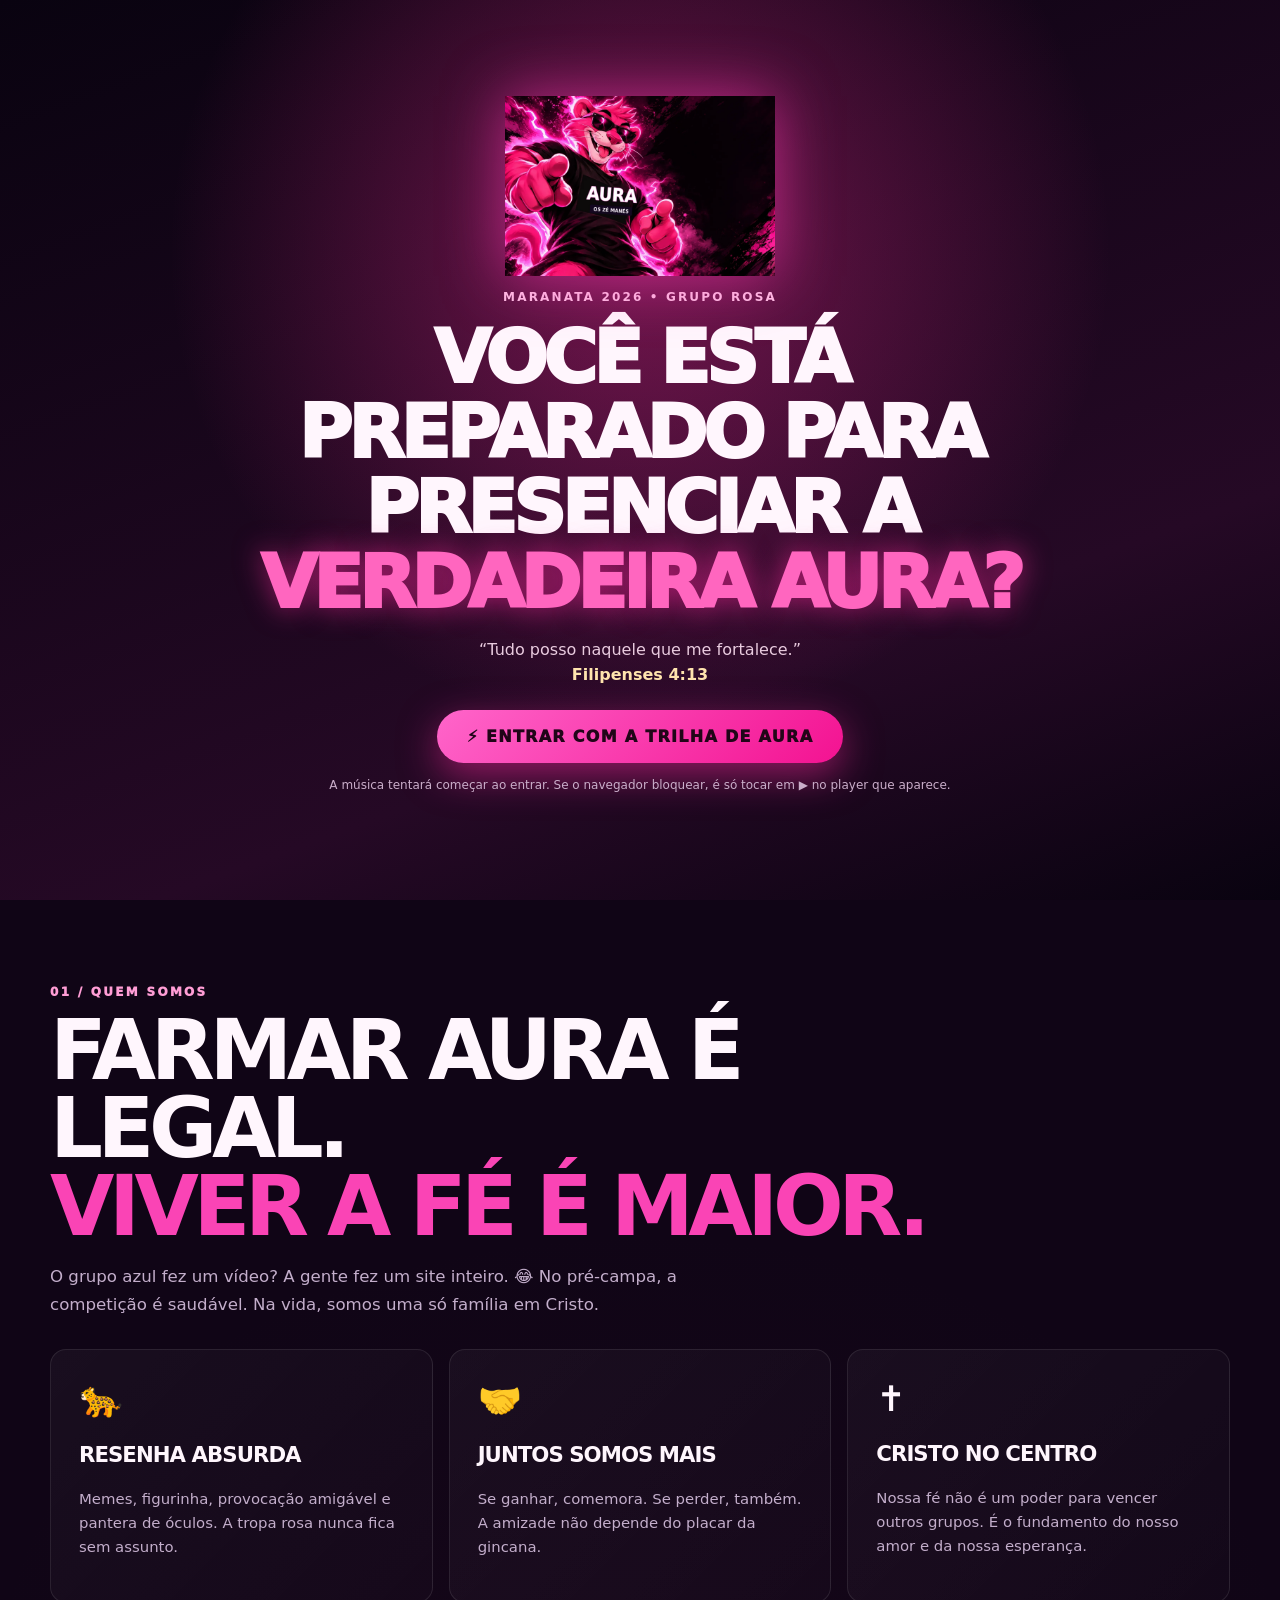
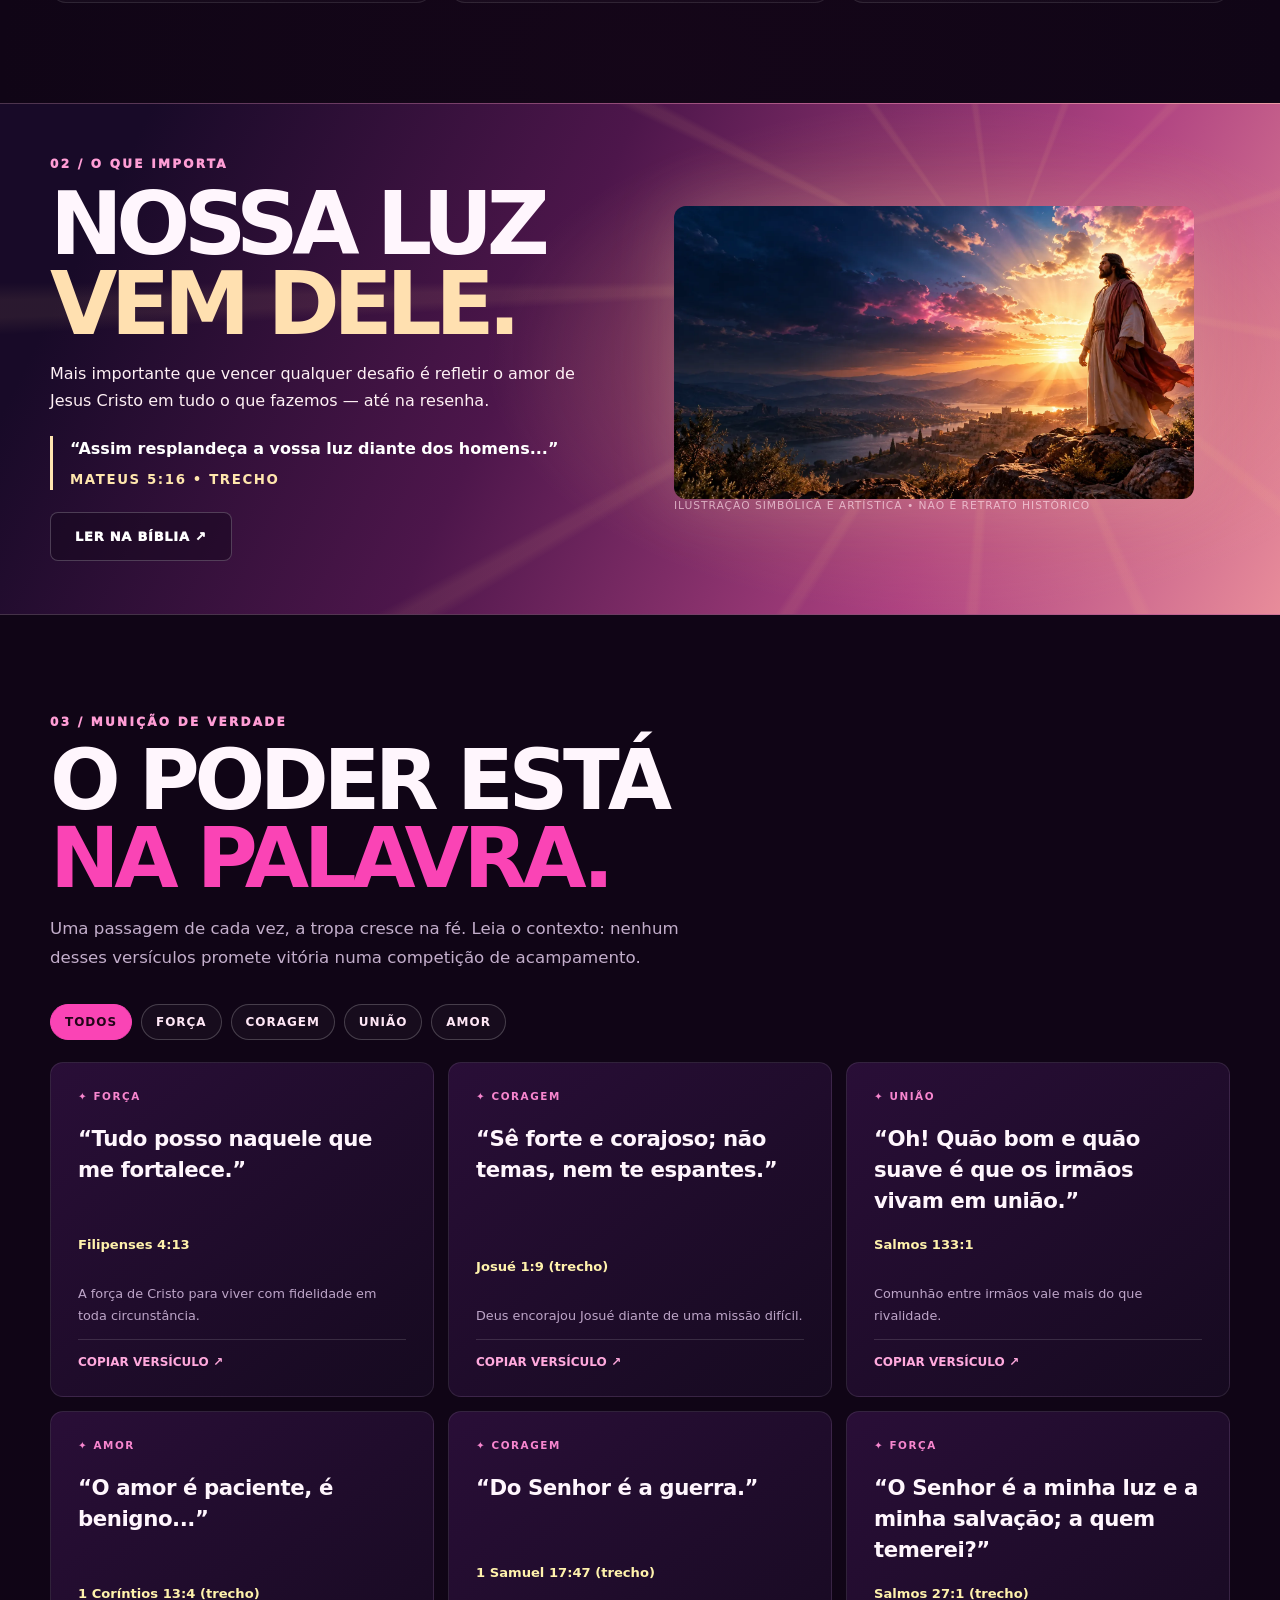
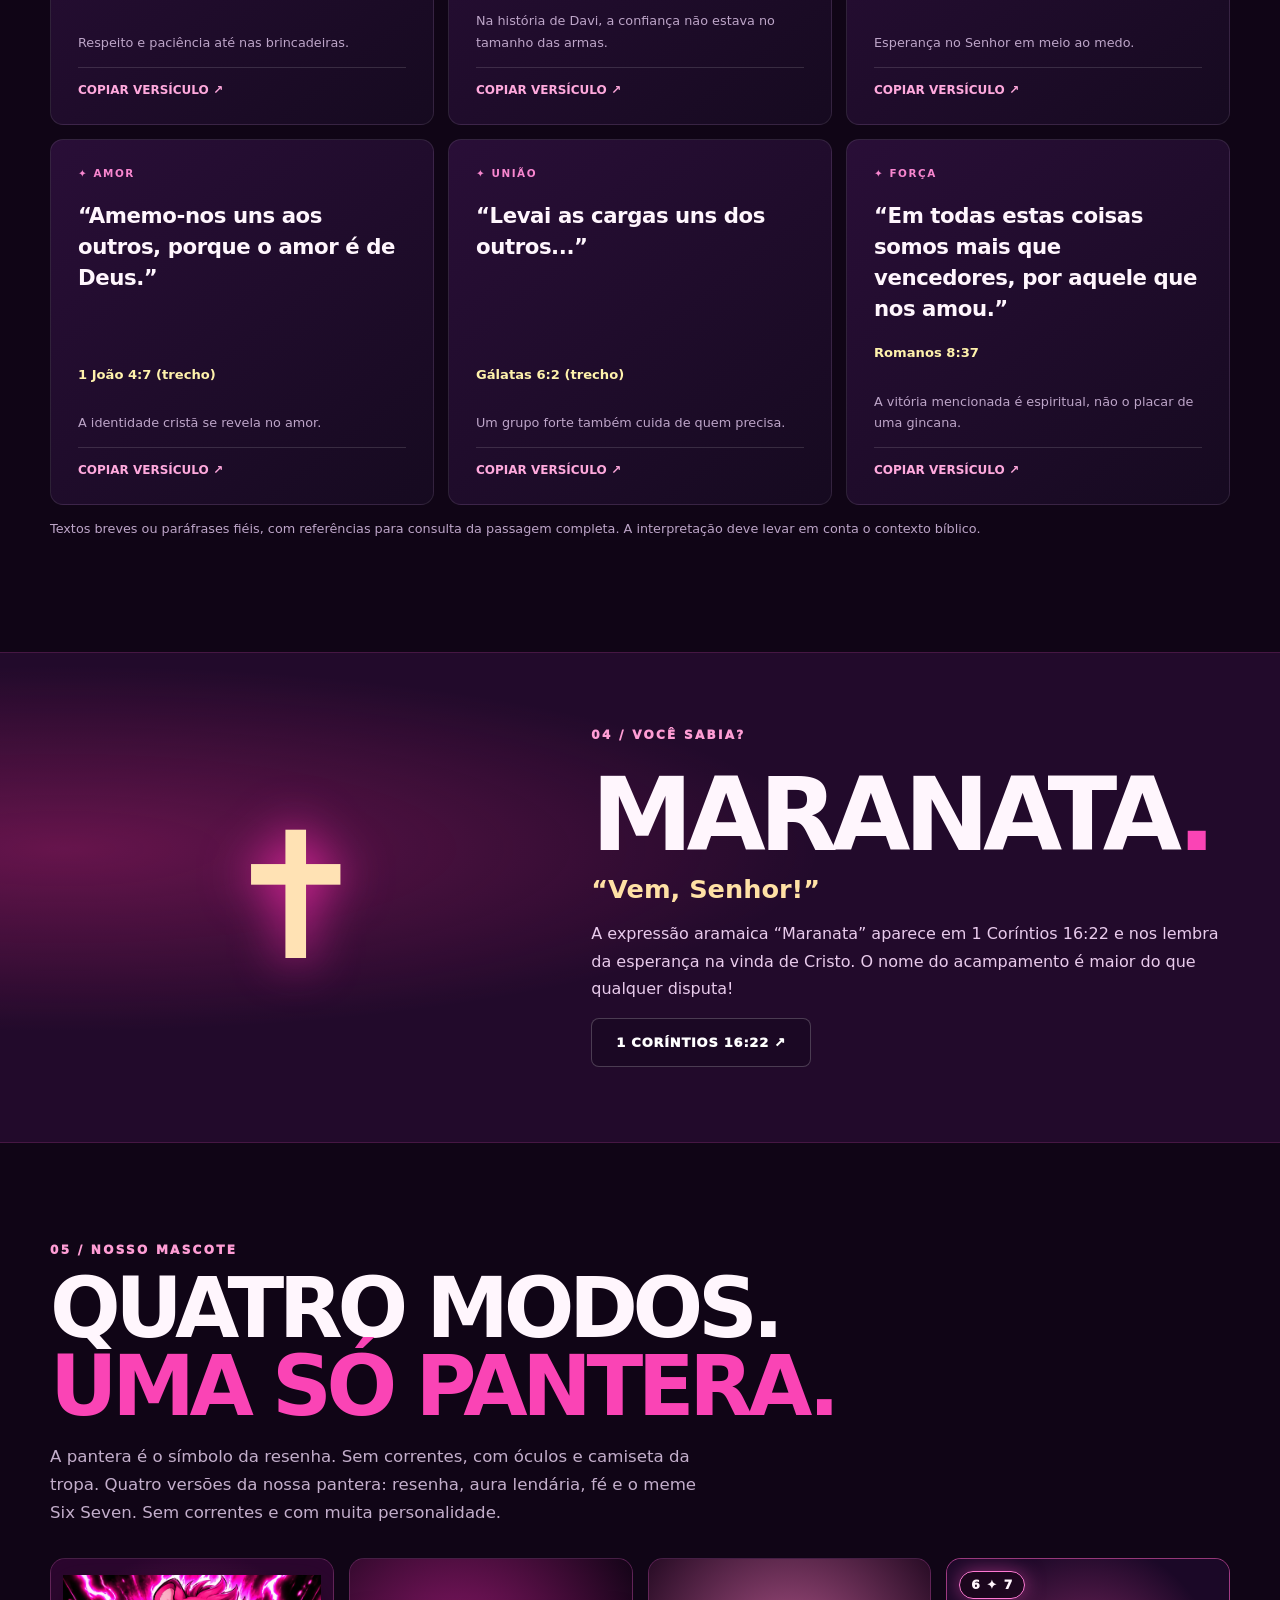
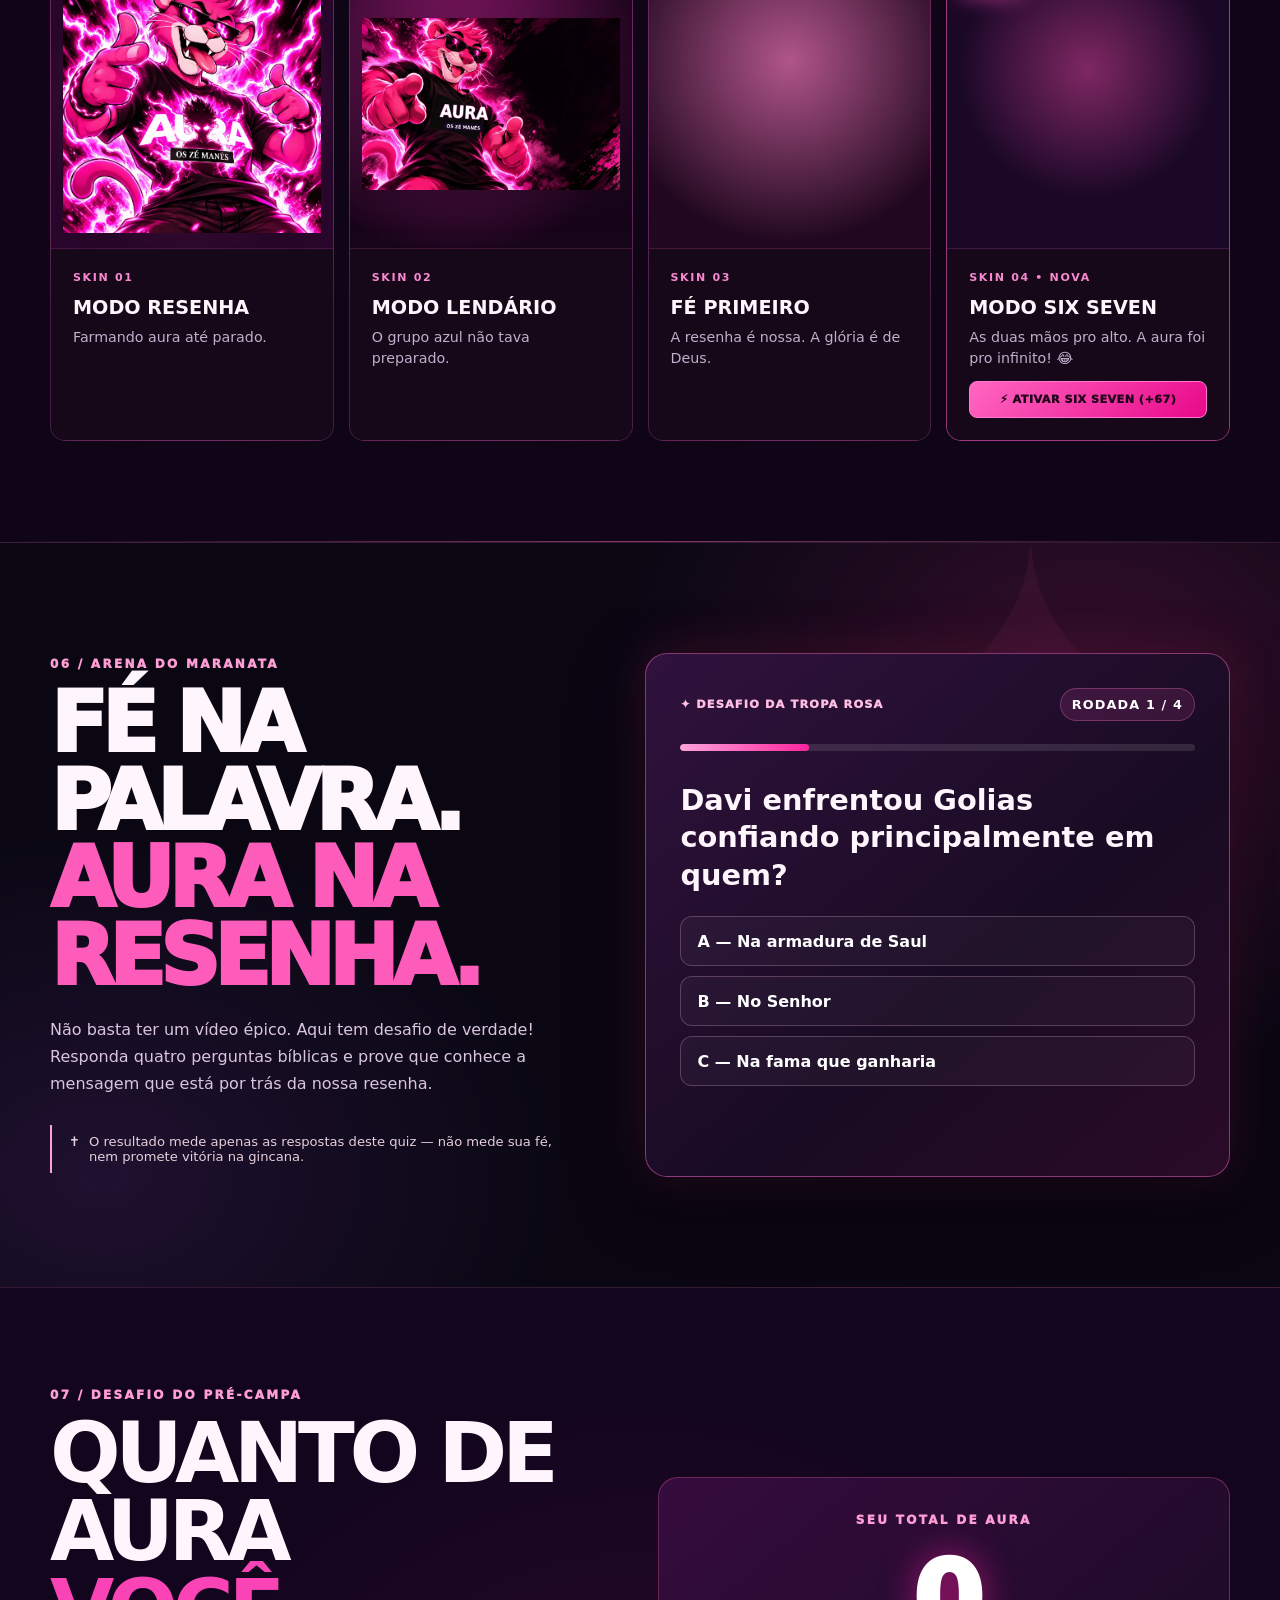
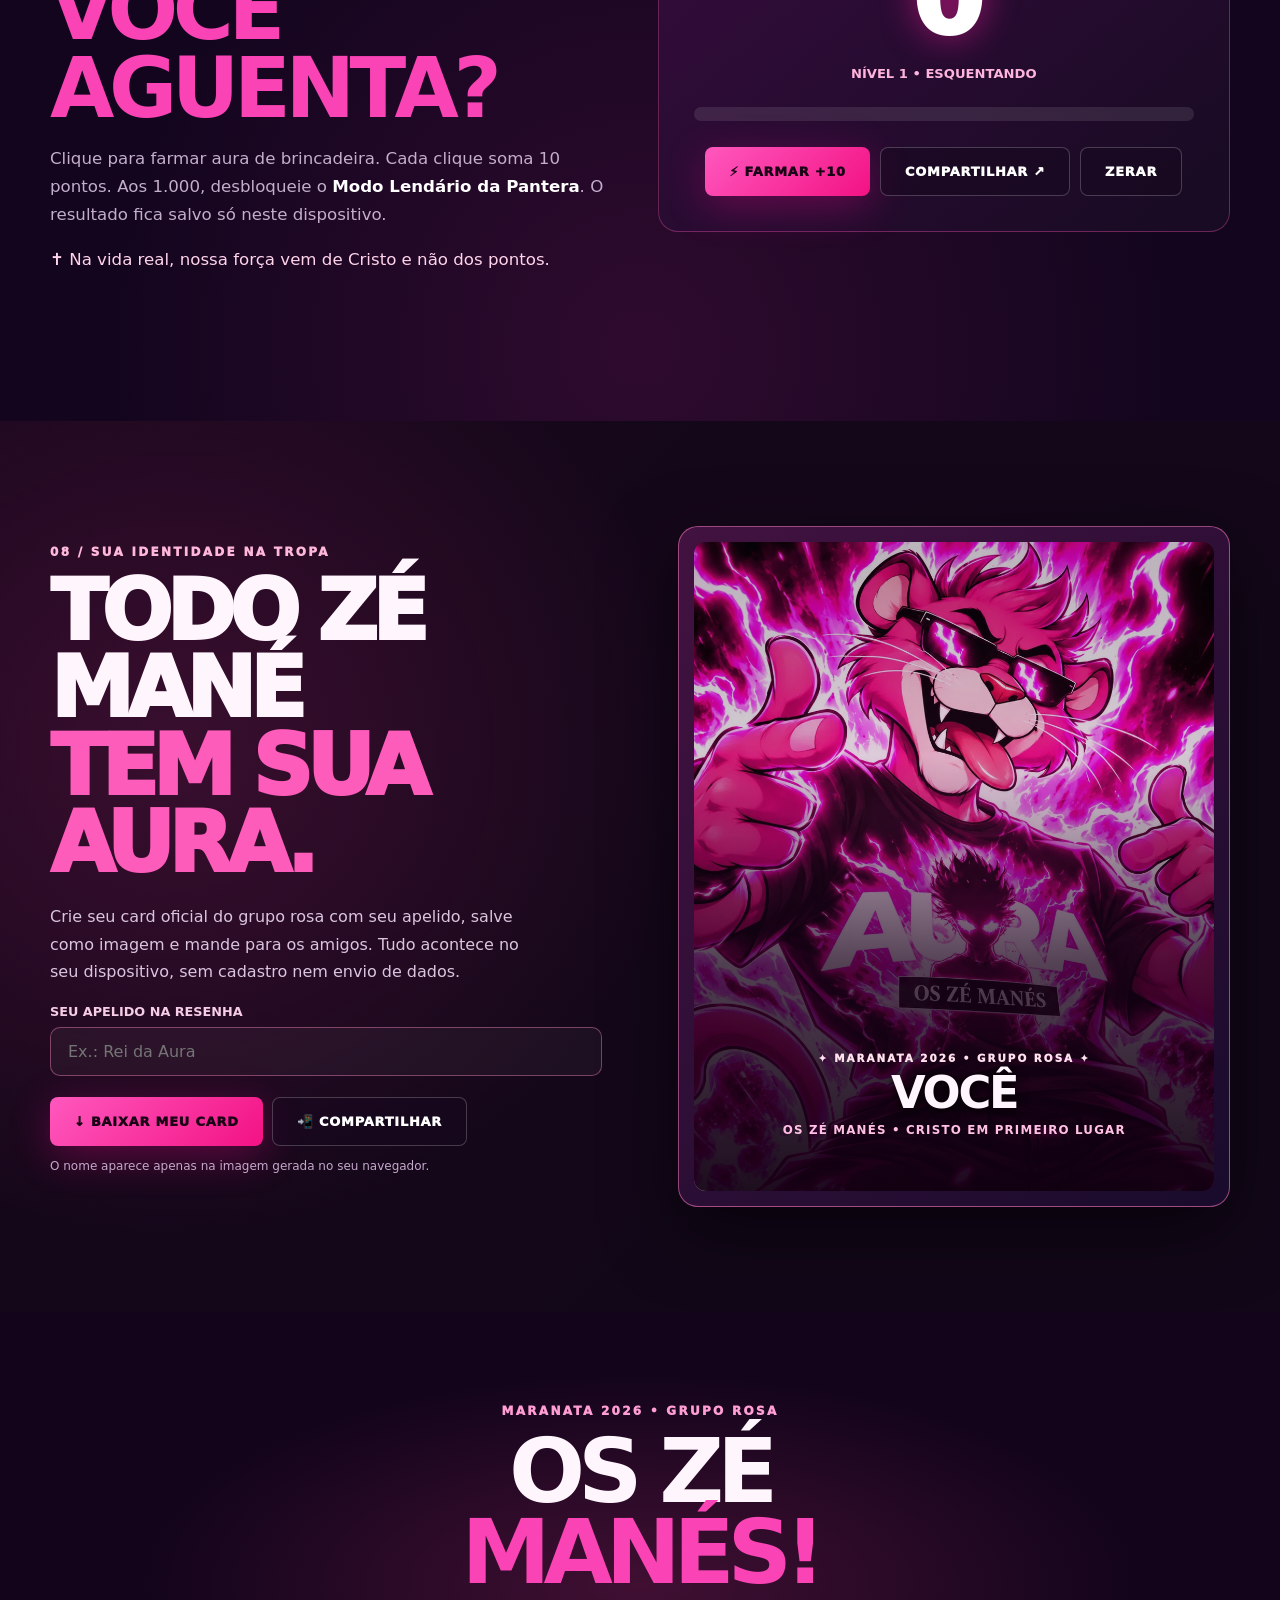
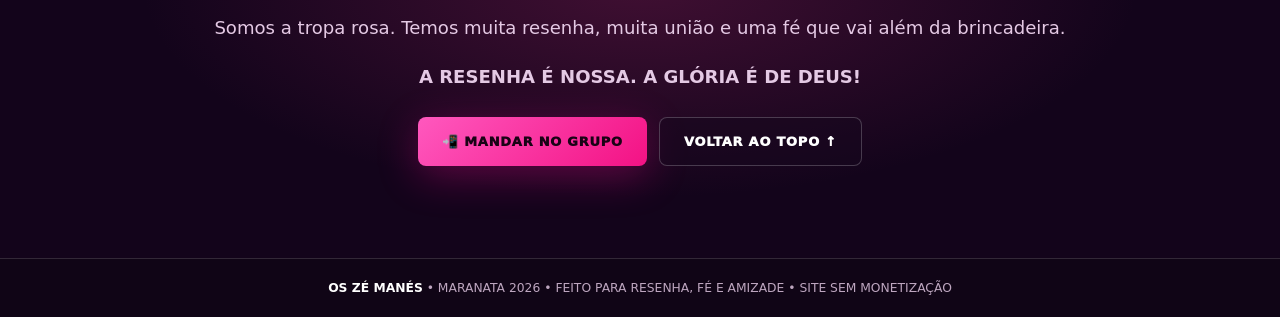
<file: index.html>
<!doctype html>
<html lang="pt-BR">
<head>
<meta charset="utf-8"><meta name="viewport" content="width=device-width,initial-scale=1">
<meta name="theme-color" content="#100417">
<meta name="description" content="OS ZÉ MANÉS. A tropa rosa do Maranata 2026: fé, resenha, pantera e aura de brincadeira!">
<meta property="og:title" content="OS ZÉ MANÉS — A AURA DESPERTOU">
<meta property="og:description" content="O grupo rosa chegou. A resenha é nossa. A glória é de Deus! Maranata 2026.">
<meta property="og:type" content="website">
<meta property="og:image" content="https://os-mais-mais.vercel.app/assets/pantera-original.webp">
<meta property="og:image:alt" content="Pantera rosa — grupo Os Zé Manés do Maranata 2026">
<title>Os Zé Manés | A Aura Despertou — Maranata 2026</title>
<style>
:root{--bg:#100516;--black:#07020d;--pink:#fa44b5;--hot:#ff158e;--soft:#fface0;--white:#fff6fd;--muted:#c3aecb;--edge:#ffffff18;--gold:#ffe2a2}
*{box-sizing:border-box}html{scroll-behavior:smooth}body{margin:0;background:var(--bg);color:var(--white);font-family:system-ui,-apple-system,Segoe UI,Roboto,Arial,sans-serif;overflow-x:hidden}button,input{font:inherit}button{cursor:pointer}a{color:inherit;text-decoration:none}a:focus-visible,button:focus-visible{outline:3px solid #fff;outline-offset:3px}::selection{background:#fa44b5;color:#12041b}.container{width:min(1180px,calc(100% - 38px));margin:auto}.visually-hidden{position:absolute;clip-path:inset(50%);width:1px;height:1px;overflow:hidden}.skip{position:absolute;left:10px;top:-70px;padding:10px;background:#fff;color:#000;z-index:99}.skip:focus{top:10px}
nav{position:sticky;top:0;z-index:40;background:#100516db;backdrop-filter:blur(22px);border-bottom:1px solid #ffffff20}.nav-row{display:flex;align-items:center;justify-content:space-between;gap:18px;min-height:74px}.logo{font-size:1.24rem;letter-spacing:-.045em;font-weight:1000;white-space:nowrap}.logo b{color:var(--pink)}.logo small{font-size:.56rem;display:block;letter-spacing:.24em;font-weight:700;color:#c8a5ce;margin-top:2px}.menu{display:flex;gap:22px;align-items:center;font-size:.76rem;font-weight:850;letter-spacing:.07em}.menu a{opacity:.81}.menu a:hover{color:var(--soft);opacity:1}.menu-button{display:none}.pill{border:1px solid #fa44b550;background:#fa44b51e;color:#ffe6f8;font-size:.7rem;font-weight:850;padding:11px 15px;border-radius:999px;white-space:nowrap}
.hero{position:relative;min-height:680px;background:radial-gradient(ellipse 60% 65% at 68% 38%,#dc0e77a1,transparent 70%),radial-gradient(ellipse 60% 50% at 32% 20%,#611b8660,transparent),linear-gradient(115deg,#090311 0%,#1a041b 60%,#25041d 100%);overflow:hidden;border-bottom:1px solid #fa44b520}.hero:before{content:"";position:absolute;inset:-30%;background:repeating-conic-gradient(from 9deg at 68% 48%,transparent 0 13deg,#ff3ead18 13.5deg 14deg,transparent 14.5deg 27deg);animation:turn 34s linear infinite;pointer-events:none}.hero:after{content:"";position:absolute;inset:0;background:linear-gradient(90deg,#0c0316 0%,#0c0316e9 30%,transparent 85%),linear-gradient(0deg,#100516 0%,transparent 22%);pointer-events:none}.hero-grid{min-height:680px;display:grid;grid-template-columns:1fr 1fr;align-items:center;position:relative;z-index:2}.hero-copy{padding:65px 0 82px;position:relative;z-index:3}.eyebrow,.label{font-size:.75rem;font-weight:950;letter-spacing:.19em;color:#ff9dd5}.eyebrow span{display:inline-block;width:8px;height:8px;border-radius:100%;background:#ff2a9b;box-shadow:0 0 0 5px #ff2a9b2b;margin-right:8px}.hero h1{margin:22px 0 14px;line-height:.83;letter-spacing:-.075em;font-size:clamp(5rem,11vw,10.5rem);font-weight:1000;text-transform:uppercase;text-shadow:0 7px 0 #33071f,0 22px 65px #ff14934f}.hero h1 strong{display:block;font-size:.62em;color:var(--pink);text-shadow:0 0 30px #f8188d7a}.hero-desc{max-width:520px;font-size:1.1rem;line-height:1.7;color:#e8d5e9}.hero-desc strong{color:#fff}.hero-actions{display:flex;flex-wrap:wrap;gap:10px;margin:28px 0}.btn{display:inline-flex;justify-content:center;align-items:center;gap:8px;border:1px solid #ffffff36;padding:15px 24px;border-radius:8px;background:#ffffff0d;color:#fff;font-size:.81rem;font-weight:1000;letter-spacing:.06em;min-height:49px;transition:transform .2s,background .2s}.btn:hover{transform:translateY(-3px);background:#ffffff1c}.btn.hot{background:linear-gradient(135deg,#ff58be,#f31284);border:none;box-shadow:0 10px 40px #fa0a9450;color:#190315}.btn.hot:hover{background:#ff65c7}.btn.outline{background:#17091f88}.hero-details{display:flex;gap:30px;font-size:.65rem;letter-spacing:.09em;color:#e5bbdf;font-weight:750;margin-top:38px}.hero-details b{display:block;color:#fff;font-size:1.17rem;letter-spacing:0}.mascot{position:relative;z-index:3;display:flex;justify-content:center;align-items:center;filter:drop-shadow(0 0 48px #ff088968)}.mascot svg{display:block;width:min(100%,530px);height:auto;animation:float 5s ease-in-out infinite}.sparkle{position:absolute;color:#ff99e5;font-size:3rem;text-shadow:0 0 25px #ff69ba;animation:twinkle 3s infinite}.sparkle.one{top:9%;right:8%}.sparkle.two{bottom:15%;left:3%;font-size:2rem;animation-delay:.7s}.sparkle.three{bottom:19%;right:0;animation-delay:1.6s}.ticker{background:#f3289b;color:#260016;overflow:hidden;padding:12px 0;white-space:nowrap;font-weight:950;letter-spacing:.17em;font-size:.75rem}.ticker span{display:inline-block;animation:marquee 28s linear infinite}
section.block{padding:100px 0}.section-heading{max-width:930px;margin-bottom:30px}.label{display:block;margin-bottom:13px}.section-heading h2{font-size:clamp(2.6rem,6.5vw,6.7rem);line-height:.94;letter-spacing:-.065em;margin:0;text-transform:uppercase}.section-heading h2 em{font-style:normal;color:var(--pink)}.section-heading p{color:var(--muted);max-width:670px;line-height:1.7;font-size:1.04rem}
.cards{display:grid;grid-template-columns:repeat(3,1fr);gap:16px}.feature{padding:28px;border:1px solid var(--edge);background:linear-gradient(135deg,#ffffff0a,#ffffff04);border-radius:16px;min-height:220px}.feature .emoji{font-size:2.2rem}.feature h3{font-size:1.33rem;letter-spacing:-.045em}.feature p{line-height:1.6;color:var(--muted);font-size:.93rem}.feature:hover{border-color:#fd4daa80}
.christ{position:relative;min-height:510px;overflow:hidden;background:radial-gradient(ellipse 36% 50% at 74% 50%,#ffbc7460,transparent),linear-gradient(116deg,#180a28 10%,#4d164b 42%,#ae4281 75%,#e88c9a);border-top:1px solid #ffdecd30;border-bottom:1px solid #ffdecd30}.christ:before{content:"";position:absolute;inset:0;background:repeating-conic-gradient(from 30deg at 78% 35%,transparent 0 13deg,#ffc78419 14deg 15deg,transparent 16deg 28deg);opacity:.8}.christ-inner{position:relative;display:grid;grid-template-columns:1.05fr 1fr;align-items:center;min-height:510px;gap:40px}.christ h2{font-size:clamp(3.3rem,6.8vw,7rem);line-height:.91;letter-spacing:-.075em;margin:14px 0}.christ h2 em{font-style:normal;color:#ffe0b0}.christ p{line-height:1.7;color:#fff1f5;max-width:540px}.christ .art{width:100%;max-width:520px;filter:drop-shadow(0 12px 65px #ffe8b646)}.disclaimer{font-size:.67rem;letter-spacing:.09em;color:#ffe1ecab}.verse-filters{display:flex;flex-wrap:wrap;gap:9px;margin:32px 0 22px}.chip{border:1px solid #ffffff35;background:#ffffff08;color:#ffe7f6;padding:10px 14px;border-radius:999px;font-size:.75rem;letter-spacing:.08em;font-weight:850}.chip[aria-pressed=true],.chip:hover{background:var(--pink);border-color:var(--pink);color:#240519}.verses{display:grid;grid-template-columns:repeat(3,1fr);gap:14px}.verse{display:flex;flex-direction:column;background:linear-gradient(142deg,#290e37,#160a20);padding:27px;border-radius:13px;border:1px solid #ffffff18;min-height:270px}.verse small{font-size:.65rem;font-weight:850;letter-spacing:.15em;color:#f886cf}.verse blockquote{font-size:1.33rem;letter-spacing:-.02em;line-height:1.46;font-weight:680;margin:21px 0}.verse .ref{color:#fff2ac;font-size:.82rem;font-weight:820;margin:auto 0 18px}.verse .copy{color:#ffa9dd;text-align:left;background:none;border:0;border-top:1px solid #ffffff22;padding:15px 0 0;font-weight:900;font-size:.75rem}.verse .copy:hover{color:#fff}.verse-note{color:#bda5c8;font-size:.8rem;line-height:1.7}
.maranata{padding:75px 0;background:radial-gradient(ellipse at 5% 40%,#fc2b9450,transparent 44%),#220a2b;border-block:1px solid #ff5dba2a}.maranata-inner{display:grid;grid-template-columns:1fr 1.3fr;align-items:center;gap:50px}.maranata-symbol{text-align:center;font-size:11rem;color:#ffe2b4;text-shadow:0 0 50px #ff2cb3;line-height:1}.maranata h2{margin:0;font-size:clamp(3.5rem,8vw,7.5rem);letter-spacing:-.065em}.maranata h2 span{color:var(--pink)}.maranata p{color:#e9cbec;line-height:1.7}.maranata .translation{font-size:1.6rem;color:#ffe1a5;font-weight:850}
.gallery{display:grid;grid-template-columns:repeat(3,1fr);gap:16px}.gallery-card{border-radius:15px;overflow:hidden;background:radial-gradient(circle at 50% 30%,#a92180,#26072d 67%);border:1px solid #ffadd125}.gallery-art{height:330px;display:flex;align-items:center;justify-content:center;overflow:hidden}.gallery-art svg{height:370px;max-width:100%;filter:drop-shadow(0 0 30px #fb1c98b8)}.gallery-card:nth-child(2) .gallery-art svg{transform:rotate(-7deg) scale(1.08)}.gallery-card:nth-child(3) .gallery-art{background:radial-gradient(circle at 50% 40%,#f6a87c,#561552 55%,#11041b)}.gallery-card:nth-child(3) .gallery-art svg{transform:scale(.94)}.gallery-text{background:#160819;padding:22px}.gallery-text small{font-size:.69rem;color:#f888d0;font-weight:900;letter-spacing:.15em}.gallery-text h3{margin:9px 0}.gallery-text p{font-size:.89rem;color:var(--muted)}
.audio-section{position:relative;padding:85px 0;background:radial-gradient(circle at 86% 50%,#ff2da72a,transparent 34%),#0c0413;border-block:1px solid #f94fa72b}.music-card{display:grid;grid-template-columns:1fr auto;align-items:center;gap:25px;border:1px solid #ff5fba77;background:linear-gradient(130deg,#3d123e,#1c0b2a 64%);border-radius:20px;padding:33px;box-shadow:0 22px 90px #0004}.music-card h2{font-size:clamp(2rem,4vw,3.6rem);letter-spacing:-.06em;margin:6px 0}.music-card p{max-width:660px;color:#e2c1e6;line-height:1.65}.music-controls{display:flex;flex-direction:column;gap:14px;align-items:center;min-width:190px}.volume{display:flex;align-items:center;gap:10px;font-size:.75rem}.volume input{accent-color:var(--pink);width:100px}.equalizer{display:flex;gap:4px;align-items:end;height:20px}.equalizer i{display:block;background:#ff79ce;width:5px;height:6px;border-radius:3px}.music-card.playing .equalizer i{animation:equal .6s ease-in-out infinite alternate}.music-card.playing .equalizer i:nth-child(2){animation-delay:.25s}.music-card.playing .equalizer i:nth-child(3){animation-delay:.1s}.music-card.playing .equalizer i:nth-child(4){animation-delay:.4s}.music-card.playing .equalizer i:nth-child(5){animation-delay:.18s}
.challenge{background:radial-gradient(ellipse at 50% 90%,#a4237530,transparent 60%),#13051e}.challenge-box{display:grid;grid-template-columns:1fr 1fr;gap:35px;align-items:center}.score-panel{background:linear-gradient(140deg,#350c3d,#170b22);border:1px solid #ff5ab052;border-radius:20px;padding:35px;text-align:center}.counter{font-size:clamp(4rem,8vw,7rem);font-weight:1000;letter-spacing:-.07em;color:#fff;margin:7px 0;text-shadow:0 0 35px #fa1c9c99}.level{font-size:.82rem;color:#ffb4dd;font-weight:900}.bar{height:14px;background:#ffffff19;border-radius:20px;overflow:hidden;margin:26px 0}.bar>i{display:block;height:100%;width:0;background:linear-gradient(90deg,#ffb1de,#f70b93);border-radius:20px;transition:width .25s}.challenge-desc{font-size:1.02rem;line-height:1.7;color:var(--muted)}.challenge-desc strong{color:#fff}.controls{display:flex;justify-content:center;flex-wrap:wrap;gap:10px}
.final{padding:92px 0;text-align:center;background:radial-gradient(ellipse at center,#85205665,transparent 55%),#13041b}.final h2{font-size:clamp(3.3rem,7vw,7rem);letter-spacing:-.08em;line-height:.9;margin:0 0 20px}.final h2 em{color:var(--pink);font-style:normal}.final p{font-size:1.13rem;color:#e4c9e4;line-height:1.7}.final .buttons{display:flex;justify-content:center;flex-wrap:wrap;gap:12px;margin-top:25px}footer{padding:22px;border-top:1px solid #ffffff24;color:#bda6bf;font-size:.77rem;text-align:center}footer strong{color:#fff}.toast{position:fixed;left:50%;bottom:24px;transform:translate(-50%,25px);opacity:0;pointer-events:none;z-index:90;background:#fff;color:#26081e;border-radius:999px;padding:12px 22px;font-size:.85rem;font-weight:800;transition:.25s;max-width:92vw;text-align:center}.toast.visible{opacity:1;transform:translate(-50%,0)}.pink-flash{position:fixed;inset:0;z-index:60;pointer-events:none;background:#ff39b31b;opacity:0}.pink-flash.active{animation:flash .5s}.pulse{animation:pulse .35s}.quote-card{border-left:3px solid #ffe5b0;padding-left:17px;margin:22px 0;color:#fff;font-weight:680;line-height:1.6}.quote-card small{display:block;color:#ffe6ad;letter-spacing:.12em;font-weight:900;margin-top:7px}
@keyframes float{0%,100%{transform:translateY(0)}50%{transform:translateY(-16px)}}@keyframes twinkle{50%{opacity:.2;transform:scale(.75)}}@keyframes marquee{to{transform:translateX(-50%)}}@keyframes turn{to{transform:rotate(360deg)}}@keyframes equal{to{height:20px}}@keyframes pulse{50%{transform:scale(1.13)}}@keyframes flash{40%{opacity:1}}
@media(max-width:850px){.menu{display:none;position:absolute;top:74px;left:0;right:0;background:#1c0927;padding:20px;flex-direction:column;gap:18px;border-bottom:1px solid #fa44b550}.menu.open{display:flex}.menu-button{display:inline-flex;background:#ffffff0a;border:1px solid #ffffff24;border-radius:8px;color:white;padding:9px 12px;font-weight:900}.nav-row>.pill{display:none}.hero-grid{grid-template-columns:1fr;min-height:810px}.hero-copy{padding:72px 0 10px}.hero .mascot{position:absolute;right:-18%;bottom:-72px;width:70%;opacity:.8}.hero:after{background:linear-gradient(180deg,#100416 0%,transparent 75%,#100516 100%)}.hero-desc{max-width:540px}.cards,.verses{grid-template-columns:repeat(2,1fr)}.gallery{grid-template-columns:repeat(2,1fr)}.gallery-card:last-child{grid-column:span 2}.christ-inner{grid-template-columns:1fr 1fr}.challenge-box{grid-template-columns:1fr}.challenge-box .section-heading{margin:0}.music-card{grid-template-columns:1fr}}
@media(max-width:560px){.container{width:calc(100% - 30px)}.hero,.hero-grid{min-height:730px}.hero h1{font-size:clamp(4.8rem,19vw,7rem);letter-spacing:-.08em}.hero-copy{padding-top:60px}.hero .mascot{width:98%;right:-40%;bottom:-20px;opacity:.8}.hero-desc{font-size:.96rem;max-width:90%}.hero-details{gap:16px;font-size:.54rem}.hero-details b{font-size:.92rem}.hero-actions{gap:8px}.btn{padding:13px 15px;font-size:.74rem}.cards,.verses,.gallery{grid-template-columns:1fr}.gallery-card:last-child{grid-column:auto}.gallery-art{height:280px}.christ-inner{grid-template-columns:1fr;gap:0;padding-top:70px;padding-bottom:50px}.christ .art{height:240px;margin:auto;object-fit:contain}.christ h2{font-size:3.5rem}.maranata-inner{grid-template-columns:1fr;gap:10px}.maranata-symbol{font-size:5rem}.music-card{padding:23px}.music-controls{align-items:stretch}.score-panel{padding:25px}.counter{font-size:4.7rem}.section-heading h2{font-size:clamp(2.8rem,12vw,4.7rem)}section.block{padding:68px 0}.maranata{padding:55px 0}.final{padding:65px 0}}@media(prefers-reduced-motion:reduce){*,*:before,*:after{animation-duration:.01ms!important;scroll-behavior:auto!important;transition-duration:.01ms!important}}
.mascot>img{width:min(100%,530px);height:auto;max-height:640px;object-fit:contain;animation:float 5s ease-in-out infinite}.gallery-art img{width:100%;height:100%;object-fit:cover}.christ .art-photo{display:block;width:100%;max-width:520px;max-height:440px;object-fit:cover;object-position:center;border-radius:12px;box-shadow:0 0 65px #ffe8b630}.youtube-shell{position:relative;width:min(100%,530px);aspect-ratio:16/9;margin:22px 0 0;border-radius:12px;overflow:hidden;border:1px solid #f55bbd6b;background:#110319}.youtube-shell iframe{display:block;width:100%;height:100%;border:0}

/* Intro cinematográfica e responsiva */
body.intro-active{overflow:hidden}.intro-screen{position:fixed;inset:0;z-index:1000;display:grid;place-items:center;overflow:auto;background:radial-gradient(ellipse at 50% 28%,#ef2a9270,transparent 52%),linear-gradient(160deg,#090310,#250925 70%,#090310);padding:22px;transition:opacity .7s,visibility .7s}.intro-screen.hidden{opacity:0;visibility:hidden;pointer-events:none}.intro-content{position:relative;max-width:840px;width:100%;text-align:center;padding:18px 5px}.intro-panther{display:block;margin:0 auto 14px;width:min(65vw,270px);max-height:32vh;object-fit:contain;filter:drop-shadow(0 0 30px #fb37b0a0);animation:float 4s ease-in-out infinite}.intro-kicker{color:#ffc1e6;font-size:.75rem;font-weight:900;letter-spacing:.18em}.intro-title{font-size:clamp(2rem,6vw,4.6rem);line-height:1.02;letter-spacing:-.06em;margin:16px auto;font-weight:1000}.intro-title span{color:#ff66bf;text-shadow:0 0 28px #f42998a0}.intro-verse{color:#e9cbdf;line-height:1.6;margin:14px auto 22px}.intro-verse strong{display:block;color:#ffe4ae}.intro-button{border:0;border-radius:999px;padding:17px 30px;background:linear-gradient(135deg,#ff65ca,#f31291);color:#210518;font-weight:1000;letter-spacing:.08em;box-shadow:0 12px 38px #fa299c85}.intro-button:hover{transform:translateY(-2px)}.intro-note{font-size:.75rem;color:#caaeca;margin-top:15px}.intro-flash{position:fixed;inset:0;z-index:1001;pointer-events:none;opacity:0;background:radial-gradient(circle,#ff9de59c,transparent 70%)}.intro-flash.active{animation:flash .7s ease}@media(max-width:560px){.intro-panther{width:min(75vw,230px);max-height:29vh}.intro-content{padding:0}.intro-title{font-size:clamp(2.1rem,9vw,3.1rem)}.intro-button{width:100%}}@media(prefers-reduced-motion:reduce){.intro-screen{transition:none}.intro-panther{animation:none}}
.mini-music[hidden]{display:none!important}.mini-music{position:fixed;bottom:12px;right:12px;z-index:70;background:#200b2dea;border:1px solid #f653b87a;border-radius:999px;box-shadow:0 8px 28px #0008;padding:10px 15px;pointer-events:none;max-width:calc(100vw - 24px)}.mini-music-label{display:block;letter-spacing:.09em;color:#ffb7e1;font-weight:900;font-size:.7rem;white-space:nowrap}.mini-music iframe{position:absolute;left:-9999px;top:0;width:200px;height:113px;border:0;pointer-events:none}@media(max-width:560px){.mini-music{bottom:8px;right:8px;padding:8px 12px}.mini-music-label{font-size:.62rem}}

/* Galeria V3: imagens completas, sem cortar o personagem ou a Bíblia. */
.gallery{align-items:stretch}
.gallery-card{display:flex;flex-direction:column;transition:transform .22s ease,border-color .22s ease,box-shadow .22s ease}
.gallery-card:hover{transform:translateY(-5px);border-color:#ff82d188;box-shadow:0 16px 55px #fc2a8740}
.gallery-art{height:clamp(295px,29vw,380px);padding:12px;isolation:isolate;position:relative;background:radial-gradient(ellipse at center,#e339a044,#2b062e 75%)}
.gallery-art:after{content:"";pointer-events:none;position:absolute;inset:0;border-bottom:1px solid #ff64c52b}
.gallery-art img{position:relative;z-index:1;width:100%;height:100%;object-fit:contain;object-position:center;filter:drop-shadow(0 8px 15px #1c071c88);transition:transform .25s ease}
.gallery-card:hover .gallery-art img{transform:scale(1.035)}
.gallery-card:nth-child(2) .gallery-art{background:radial-gradient(circle at 38% 35%,#8f196c,#160419 77%)}
.gallery-card:nth-child(3) .gallery-art{background:radial-gradient(circle at 50% 35%,#b0558a,#210820 77%)}
.gallery-text{flex:1}
.hero .mascot>img{-webkit-mask-image:radial-gradient(ellipse 78% 79% at 48% 50%,#000 50%,transparent 99%);mask-image:radial-gradient(ellipse 78% 79% at 48% 50%,#000 50%,transparent 99%)}
/* Player visível: se o autoplay falhar, a pessoa pode apertar Play diretamente no YouTube. */
.mini-music[hidden],.music-opener[hidden]{display:none!important}
.mini-music{position:fixed;right:16px;bottom:16px;z-index:110;width:min(355px,calc(100vw - 32px));max-height:min(85vh,460px);overflow-y:auto;padding:13px;border:1px solid #ff68c991;border-radius:17px;background:#17091feb;backdrop-filter:blur(20px);box-shadow:0 16px 65px #030004c7;pointer-events:auto}
.mini-music-header{display:flex;gap:12px;align-items:center;justify-content:space-between;margin-bottom:10px}
.mini-music-label{color:#ffb7e1;font-size:.73rem;font-weight:950;letter-spacing:.07em;white-space:normal}
.mini-music iframe{display:block;position:static;width:100%;height:214px;min-height:200px;border:0;border-radius:9px;background:#100516;pointer-events:auto}
.music-close{font-weight:900;border-radius:50%;background:#ffffff16;color:#fff;border:1px solid #ffffff24;width:30px;height:30px;flex-shrink:0}
.music-close:hover,.music-reload:hover{background:#fc65c551}
.music-hint{font-size:.74rem;color:#e6d1e5;line-height:1.45;margin:10px 0}
.music-links{display:flex;align-items:center;justify-content:space-between;gap:12px;flex-wrap:wrap}
.music-reload{font-size:.68rem;font-weight:900;color:#fff;background:#fb55b324;border:1px solid #ff64bc55;padding:10px;border-radius:8px}
.music-links a{font-size:.68rem;font-weight:900;color:#ffbadf;text-decoration:underline}
.music-opener{position:fixed;bottom:15px;right:15px;z-index:105;color:#fff;background:#7f125a;border:1px solid #ff89d3;border-radius:999px;padding:12px 18px;box-shadow:0 6px 30px #000a;font-weight:900;font-size:.78rem}
@media(max-width:560px){
.gallery-art{height:350px}
.mini-music{right:8px;bottom:8px;width:min(320px,calc(100vw - 16px));padding:10px;max-height:70vh}
.mini-music iframe{height:200px}
.music-opener{right:8px;bottom:8px}
}
@media(prefers-reduced-motion:reduce){.gallery-card,.gallery-art img{transition:none}}


/* PLAYER COMPACTO V4
   Video incorporado permanece visível para o visitante poder tocar Play.
   Não tentamos contornar as restrições de autoplay do navegador/YouTube. */
.mini-music{width:min(232px,calc(100vw - 16px));right:10px;bottom:10px;padding:8px;border-radius:12px;max-height:calc(100dvh - 20px);overflow-y:auto;box-shadow:0 10px 32px #030004a0}
.mini-music-header{gap:7px;min-height:26px;margin-bottom:6px}
.mini-music-label{font-size:.66rem;letter-spacing:.03em;line-height:1.2}
.mini-music iframe{display:block;position:static;min-height:200px;height:200px;width:100%;aspect-ratio:auto;border-radius:6px}
.music-close{width:26px;height:26px;font-size:.8rem}
.music-links{display:flex;flex-wrap:nowrap;gap:6px;margin-top:7px}
.music-reload{font-size:.62rem;padding:7px 8px;border-radius:6px;white-space:nowrap}
.music-links a{font-size:.62rem;white-space:nowrap}
.music-help{margin-top:6px;border-top:1px solid #ffffff16;padding-top:5px;color:#d7b5cf;font-size:.63rem}
.music-help summary{cursor:pointer;line-height:1.5}
.music-help .music-hint{margin:5px 0 0;font-size:.65rem;line-height:1.4}
@media(max-width:560px){
 .mini-music{width:min(226px,calc(100vw - 16px));right:8px;bottom:8px;padding:8px;max-height:calc(100dvh - 16px)}
 .mini-music iframe{height:200px;min-height:200px}
}


/* V5: quarteto de skins, animações de aura otimizadas e acessíveis */
.gallery{display:grid;grid-template-columns:repeat(4,minmax(0,1fr));gap:15px}
.gallery-card{min-width:0;position:relative;isolation:isolate}
.gallery .gallery-card:last-child{grid-column:auto}
.gallery-text{display:flex;flex-direction:column;gap:4px}
.gallery-text h3{margin:8px 0 4px;font-size:clamp(1rem,1.5vw,1.3rem)}
.gallery-text p{margin:0 0 8px;line-height:1.48}
.gallery-art{height:310px;min-height:0;overflow:hidden}
.gallery-art img{width:100%;height:100%;max-width:100%;object-fit:contain;object-position:center}
.six-seven-card{border-color:#ff62c788;background:linear-gradient(140deg,#3a103d,#1a071d)}
.six-seven-card::after{content:"";position:absolute;inset:0;border-radius:inherit;pointer-events:none;opacity:0;box-shadow:inset 0 0 0 2px #ff9edf,0 0 35px #fa2caa91}
.six-seven-art{position:relative;background:radial-gradient(circle at 50% 38%,#f34ca875,transparent 56%),#1b0827!important}
.six-seven-art img{position:relative;z-index:1;transition:transform .5s cubic-bezier(.2,.7,.2,1);filter:drop-shadow(0 0 16px #f720a470)}
.seven-tag{position:absolute;top:12px;left:12px;z-index:2;background:#1b061bc9;color:#fff5fc;padding:6px 11px;border:1px solid #ff79d3;border-radius:999px;box-shadow:0 0 20px #ff51bd80;font-size:.77rem;font-weight:1000;letter-spacing:.1em}
.aura-skin-btn{width:100%;margin-top:auto;padding:11px 12px;border:1px solid #ff76d3;border-radius:8px;background:linear-gradient(135deg,#ff66c1,#e9098a);color:#23031c;font-weight:950;font-size:.7rem;letter-spacing:.04em;transition:transform .18s,box-shadow .18s}
.aura-skin-btn:hover{transform:translateY(-2px);box-shadow:0 0 22px #ff51c08a}
.aura-skin-btn:active{transform:scale(.97)}
.six-seven-card.is-powered:after{animation:sixSevenFlash .72s ease both}
.six-seven-card.is-powered .seven-tag{animation:sevenTextPulse .7s ease}
.six-seven-card.is-powered .six-seven-art img{animation:sixSevenMove .75s ease}
.aura-particle{position:absolute;z-index:4;left:50%;top:48%;pointer-events:none;font-size:1.1rem;filter:drop-shadow(0 0 8px #ff6bd3);animation:auraParticles .8s ease-out both}
@keyframes sixSevenMove{0%,100%{transform:translateY(0) rotate(0)}22%{transform:translateY(-6px) rotate(-3deg)}48%{transform:translateY(2px) rotate(3deg)}75%{transform:translateY(-9px) rotate(-2deg)}}
@keyframes sixSevenFlash{0%,100%{opacity:0}45%{opacity:1}}
@keyframes sevenTextPulse{25%{transform:scale(1.16)}60%{transform:scale(.95)}100%{transform:scale(1)}}
@keyframes auraParticles{0%{opacity:1;transform:translate(-50%,-50%) scale(.3)}100%{opacity:0;transform:translate(calc(-50% + var(--dx)),calc(-50% + var(--dy))) scale(1.3)}}
/* Itens inicialmente visíveis por padrão: apenas esconde durante JS + observador funcional. */
.js-motion .reveal:not(.is-visible){opacity:0;transform:translateY(26px)}
.js-motion .reveal{transition:opacity .65s ease,transform .65s cubic-bezier(.2,.7,.2,1);transition-delay:var(--reveal-delay,0ms)}
.js-motion .reveal.is-visible{opacity:1;transform:translateY(0)}
.hero .mascot:before{content:"";position:absolute;inset:15%;border:1px solid #ff54b636;border-radius:50%;pointer-events:none;animation:auraBreathe 5s ease-in-out infinite;box-shadow:0 0 85px #ff269036}
@keyframes auraBreathe{0%,100%{opacity:.26;transform:scale(.93)}50%{opacity:.64;transform:scale(1.06)}}
@media(min-width:1101px){.gallery-art{height:290px}}
@media(max-width:1100px){.gallery{grid-template-columns:repeat(2,minmax(0,1fr))}.gallery .gallery-card:last-child{grid-column:auto}.gallery-art{height:350px}}
@media(max-width:600px){.gallery{grid-template-columns:1fr}.gallery-art{height:360px}.gallery .gallery-card:last-child{grid-column:auto}}
@media(prefers-reduced-motion:reduce){
  .js-motion .reveal:not(.is-visible){opacity:1;transform:none}
  .js-motion .reveal{transition:none}
  .hero .mascot:before,.six-seven-card.is-powered:after,.six-seven-card.is-powered .seven-tag,.six-seven-card.is-powered .six-seven-art img,.aura-particle{animation:none!important}
  .aura-skin-btn{transition:none}
}


/* Player supercompacto: video visível em 200px (tamanho mínimo suportado pelo embed YouTube).
   Evita ocultar o iframe enquanto reproduz ou tornar controles pequenos demais para tocar. */
.mini-music{
  width:min(214px,calc(100vw - 14px));
  right:7px; bottom:7px; padding:5px;
  max-height:calc(100dvh - 14px);
  overflow-y:auto; border-radius:10px;
  box-shadow:0 6px 24px #000a;
}
.mini-music-header{margin:0 1px 4px;min-height:23px;display:flex;align-items:center;justify-content:space-between}
.mini-music-label{font-size:.65rem;letter-spacing:.03em}
.music-header-actions{display:flex;align-items:center;gap:5px}
.music-external{display:grid;place-items:center;width:24px;height:24px;border-radius:7px;color:#ffe4f6;text-decoration:none;font-size:.9rem;background:#ffffff10}
.music-external:hover{background:#ffffff28}
.music-close{width:24px;height:24px;min-width:24px;min-height:24px;font-size:.75rem}
.mini-music iframe{display:block;position:static;width:100%;height:200px;min-height:200px;border-radius:5px;pointer-events:auto}
.music-help{margin-top:3px;padding:1px 2px;border-top:0}
.music-help summary{font-size:.63rem;line-height:1.45;cursor:pointer;color:#efcce4}
.music-help .music-hint{margin:4px 0;font-size:.65rem}
.music-help .music-reload{font-size:.68rem;padding:8px 9px}
@media(max-width:560px){
  .mini-music{width:min(214px,calc(100vw - 14px));right:7px;bottom:7px;padding:5px}
  .mini-music iframe{height:200px;min-height:200px}
}

</style>
<link rel="stylesheet" href="v3.css">
</head>
<body class="intro-active">
<div class="intro-screen" id="introScreen" role="dialog" aria-modal="true" aria-labelledby="introTitle"><div class="intro-content"><img class="intro-panther" src="assets/pantera-poster.webp" alt="Pantera Rosa dos Zé Manés com aura" onerror="this.style.display='none'"><p class="intro-kicker">MARANATA 2026 • GRUPO ROSA</p><h1 class="intro-title" id="introTitle">VOCÊ ESTÁ PREPARADO PARA PRESENCIAR A <span>VERDADEIRA AURA?</span></h1><p class="intro-verse">“Tudo posso naquele que me fortalece.”<strong>Filipenses 4:13</strong></p><button id="enterSiteBtn" class="intro-button" type="button">⚡ ENTRAR COM A TRILHA DE AURA</button><p class="intro-note">A música tentará começar ao entrar. Se o navegador bloquear, é só tocar em ▶ no player que aparece.</p></div></div><div class="intro-flash" id="introFlash" aria-hidden="true"></div><aside id="miniMusic" class="mini-music" hidden aria-label="Miniplayer da trilha de aura">
  <div class="mini-music-header">
    <span class="mini-music-label">♫ AURA</span>
    <div class="music-header-actions">
      <a href="https://youtu.be/-xUkPo2q3zc" class="music-external" target="_blank" rel="noopener noreferrer" title="Abrir música no YouTube" aria-label="Abrir música no YouTube">↗</a>
      <button type="button" class="music-close" id="closeMusic" aria-label="Fechar player e parar a música">✕</button>
    </div>
  </div>
  <iframe id="youtubePlayer" title="Trilha de aura no YouTube" allow="autoplay; encrypted-media; picture-in-picture; fullscreen" referrerpolicy="strict-origin-when-cross-origin" allowfullscreen></iframe>
  <details class="music-help"><summary>Sem som?</summary>
    <p id="musicHint" role="status" class="music-hint">Toque em ▶ no vídeo. Alguns navegadores bloqueiam o som automático.</p>
    <button type="button" id="reloadMusic" class="music-reload" aria-label="Tentar reproduzir novamente">↻ Tentar novamente</button>
  </details>
</aside><button type="button" class="music-opener" id="openMusic" hidden>♫ ABRIR MÚSICA</button>

<a class="skip" href="#inicio">Pular para o conteúdo</a>
<!-- Arte vetorial original: mascote felino estilizado, criada exclusivamente com SVG/CSS. -->
<svg width="0" height="0" aria-hidden="true" style="position:absolute;overflow:hidden"><defs>
<radialGradient id="fur" cx=".3" cy=".2" r=".85"><stop stop-color="#ffb3e2"/><stop offset=".36" stop-color="#ff5fba"/><stop offset="1" stop-color="#b80d66"/></radialGradient>
<linearGradient id="shirt" x1="0" y1="0" x2="1" y2="1"><stop stop-color="#282338"/><stop offset="1" stop-color="#06030c"/></linearGradient>
<linearGradient id="glasses" x1="0" y1="0" x2=".8" y2="1"><stop stop-color="#6e3576"/><stop offset=".25" stop-color="#0d071b"/><stop offset=".83" stop-color="#07020e"/></linearGradient>
<symbol id="pantera" viewBox="0 0 500 610">
<ellipse cx="250" cy="534" rx="220" ry="43" fill="#ff208b" opacity=".2"/>
<path d="M129 462 C-10 480 5 335 75 373 C124 407 43 431 45 383" fill="none" stroke="#79104b" stroke-width="40" stroke-linecap="round"/><path d="M129 462 C-10 480 5 335 75 373 C124 407 43 431 45 383" fill="none" stroke="#f449ab" stroke-width="30" stroke-linecap="round"/>
<path d="M166 337 C108 338 76 397 83 523 Q246 585 420 523 C428 426 395 349 328 330Z" fill="url(#shirt)" stroke="#ff9bdf" stroke-width="5"/>
<path d="M137 354 Q62 325 39 423 Q26 454 70 470 Q110 472 139 425Z" fill="url(#fur)" stroke="#6f0645" stroke-width="5"/>
<path d="M364 352 Q438 323 466 419 Q482 451 432 473 Q393 463 363 427Z" fill="url(#fur)" stroke="#6f0645" stroke-width="5"/>
<circle cx="68" cy="414" r="42" fill="#fb54b4" stroke="#710b45" stroke-width="5"/><circle cx="435" cy="414" r="42" fill="#fb54b4" stroke="#710b45" stroke-width="5"/>
<ellipse cx="123" cy="157" rx="53" ry="71" fill="url(#fur)" stroke="#800946" stroke-width="6" transform="rotate(-18 123 157)"/><ellipse cx="123" cy="157" rx="28" ry="43" fill="#ef9acb" transform="rotate(-18 123 157)"/>
<ellipse cx="374" cy="157" rx="53" ry="71" fill="url(#fur)" stroke="#800946" stroke-width="6" transform="rotate(18 374 157)"/><ellipse cx="374" cy="157" rx="28" ry="43" fill="#ef9acb" transform="rotate(18 374 157)"/>
<path d="M151 169 Q118 116 160 96 Q163 52 195 77 Q214 28 250 75 Q291 16 307 80 Q351 44 342 107 Q390 126 346 168Z" fill="#f11f94" stroke="#7b0b56" stroke-width="6"/>
<ellipse cx="252" cy="222" rx="156" ry="144" fill="url(#fur)" stroke="#7b0549" stroke-width="7"/>
<ellipse cx="174" cy="271" rx="91" ry="65" fill="#ffb9df" stroke="#950f61" stroke-width="4"/><ellipse cx="322" cy="271" rx="91" ry="65" fill="#ffb9df" stroke="#950f61" stroke-width="4"/>
<path d="M164 288 Q250 374 336 287 Q319 377 250 389 Q182 379 164 288Z" fill="#260713" stroke="#780833" stroke-width="5"/>
<path d="M225 344 Q250 319 273 345 L270 380 Q248 413 225 383Z" fill="#ff457c"/>
<path d="M168 292 L185 307 193 292 M302 292 L312 309 328 292" fill="#fff" stroke="#fff" stroke-width="6" stroke-linejoin="round"/>
<path d="M224 245 Q252 234 280 245 L250 277Z" fill="#bf0b62" stroke="#84043c" stroke-width="4"/>
<path d="M118 220 Q150 212 180 218 L176 256 Q137 262 120 238Z M316 220 Q352 209 385 220 L371 253 Q334 264 319 251Z" fill="url(#glasses)" stroke="#130711" stroke-width="10" stroke-linejoin="round"/>
<path d="M178 227 L317 229 M127 226 L97 218 M374 226 L400 218" fill="none" stroke="#160a18" stroke-width="10" stroke-linecap="round"/>
<path d="M140 229 L162 226 M328 230 L348 226" stroke="#ffddf5" stroke-width="5" opacity=".7"/>
<path d="M172 281 L100 270 M171 297 L93 307 M327 281 L400 270 M330 297 L407 307" stroke="#ffe4f4" stroke-width="3" stroke-linecap="round"/>
<path d="M156 175 Q180 160 207 166 M297 166 Q324 161 347 175" fill="none" stroke="#88094c" stroke-width="9" stroke-linecap="round"/>
<g transform="translate(175 425)" text-anchor="middle"><text x="75" y="0" font-size="54" fill="#fff" font-weight="1000" paint-order="stroke" stroke="#cf067a" stroke-width="5">AURA</text><rect x="5" y="12" width="145" height="30" rx="2" fill="#fa2ba2"/><text x="78" y="32" font-size="17" fill="#fff" font-weight="900">OS ZÉ MANÉS</text></g>
<path d="M189 555 H312" stroke="#fd55b1" stroke-width="8" stroke-linecap="round"/>
</symbol>
<symbol id="cross" viewBox="0 0 220 260"><path d="M98 0 H122 V89 H211 V113 H122 V260 H98 V113 H9 V89 H98Z" fill="#ffe8ac"/></symbol>
</defs></svg>
<nav><div class="container nav-row">
<a class="logo" href="#inicio">✦ OS <b>ZÉ MANÉS</b><small>MARANATA 2026 • GRUPO ROSA</small></a>
<button class="menu-button" id="menuBtn" aria-controls="menu" aria-expanded="false">☰ MENU</button>
<div class="menu" id="menu"><a href="#proposito">A TROPA</a><a href="#cristo">NOSSA FÉ</a><a href="#palavra">VERSÍCULOS</a><a href="#mascote">PANTERA</a><a href="#aura">FARMAR AURA</a><a href="/jogo/">🎮 JOGAR AURA RUN</a></div>
<a href="#arena" class="pill">⚔ DESAFIO BÍBLICO</a></div></nav>
<main>
<section class="hero" id="inicio"><div class="container hero-grid"><div class="hero-copy"><div class="eyebrow"><span></span>A TEMPORADA DA RESENHA COMEÇOU</div><div class="hero-new-label">✦ MARANATA 2026 • GRUPO ROSA • EXPERIÊNCIA V3</div><h1>A AURA<strong>DESPERTOU.</strong></h1><p class="hero-desc">Disseram que o grupo azul tinha farmado aura... <strong>mas esqueceram que a Pantera Rosa estava chegando.</strong> Nossa resenha é grande. Nossa fé é ainda maior.</p><div class="hero-actions"><a href="/jogo/" class="btn hot">🎮 JOGAR AURA RUN</a><button id="awakeningButton" type="button" class="btn outline">✦ DESPERTAR A PANTERA</button><a class="btn outline v3-cine-btn" href="#arena">⚔️ DESAFIO BÍBLICO</a><a class="btn outline" href="#aura">⚡ FARMAR AURA</a></div><div class="v3-band"><span class="v3-star">✦</span> AURA NÃO SE COPIA. PERSONALIDADE SE CRIA. <span class="v3-star">✦</span></div><div class="hero-details"><span><b>01</b>PROPÓSITO</span><span><b>100%</b>RESENHA</span><span><b>∞</b>AURA DE BRINCADEIRA</span></div></div><div class="mascot"><div class="sparkle one">✦</div><div class="sparkle two">⚡</div><div class="sparkle three">✦</div><svg role="img" aria-label="Mascote dos Zé Manés: pantera rosa divertida, de óculos e camiseta AURA Os Zé Manés"><use href="#pantera"></use></svg></div></div></section>
<div class="ticker"><span>✦ CRISTO EM PRIMEIRO LUGAR ✦ AURA ROSA ✦ O GRUPO AZUL E VERDE NÃO ESPERAVA POR ESSA ✦ MARANATA 2026 ✦ A RESENHA NÃO PARA ✦ CRISTO EM PRIMEIRO LUGAR ✦ AURA ROSA ✦ O GRUPO AZUL E VERDE NÃO ESPERAVA POR ESSA ✦ MARANATA 2026 ✦ A RESENHA NÃO PARA ✦ </span></div>
<section class="block" id="proposito"><div class="container"><div class="section-heading"><span class="label">01 / QUEM SOMOS</span><h2>FARMAR AURA É LEGAL.<br><em>VIVER A FÉ É MAIOR.</em></h2><p>O grupo azul fez um vídeo? A gente fez um site inteiro. 😂 No pré-campa, a competição é saudável. Na vida, somos uma só família em Cristo.</p></div><div class="cards"><article class="feature"><div class="emoji">🐆</div><h3>RESENHA ABSURDA</h3><p>Memes, figurinha, provocação amigável e pantera de óculos. A tropa rosa nunca fica sem assunto.</p></article><article class="feature"><div class="emoji">🤝</div><h3>JUNTOS SOMOS MAIS</h3><p>Se ganhar, comemora. Se perder, também. A amizade não depende do placar da gincana.</p></article><article class="feature"><div class="emoji">✝️</div><h3>CRISTO NO CENTRO</h3><p>Nossa fé não é um poder para vencer outros grupos. É o fundamento do nosso amor e da nossa esperança.</p></article></div></div></section>
<section class="christ" id="cristo"><div class="container christ-inner"><div><span class="label">02 / O QUE IMPORTA</span><h2>NOSSA LUZ<br><em>VEM DELE.</em></h2><p>Mais importante que vencer qualquer desafio é refletir o amor de Jesus Cristo em tudo o que fazemos — até na resenha.</p><div class="quote-card">“Assim resplandeça a vossa luz diante dos homens...”<small>MATEUS 5:16 • TRECHO</small></div><a class="btn outline" href="https://www.bible.com/pt/bible/1608/MAT.5.16" target="_blank" rel="noopener noreferrer">LER NA BÍBLIA ↗</a></div><div><svg class="art" viewBox="0 0 480 450" role="img" aria-label="Representação simbólica de Jesus em uma paisagem iluminada"><defs><radialGradient id="halo"><stop stop-color="#fffae0" stop-opacity=".8"/><stop offset="1" stop-color="#ffe39c" stop-opacity="0"/></radialGradient></defs><circle cx="270" cy="159" r="175" fill="url(#halo)"/><circle cx="270" cy="160" r="56" fill="#ffe3a2" opacity=".5"/><path d="M0 370 Q90 270 190 366 Q270 286 480 358 V450 H0Z" fill="#5a1b53"/><path d="M190 380 Q238 327 262 252 Q268 243 285 252 Q312 325 358 383Z" fill="#f4d5c0"/><path d="M234 269 Q206 290 204 373 L253 371 271 271Z" fill="#7d3455"/><path d="M263 260 Q281 277 291 264 Q330 304 341 378 L269 377Z" fill="#f8dcc5"/><ellipse cx="270" cy="218" rx="29" ry="41" fill="#cc957b"/><path d="M241 218 Q225 154 268 163 Q311 167 300 225 Q285 188 267 193 Q247 190 241 218Z" fill="#402c35"/><path d="M245 230 Q248 268 270 264 Q292 261 296 229 Q287 247 277 247 L269 256 260 247 Q250 246 245 230Z" fill="#634044"/><path d="M268 260 Q281 247 298 258 L314 324 Q272 332 231 324 L239 264Z" fill="#eee4cc"/><path d="M234 291 Q196 318 184 374 M311 292 Q348 325 362 371" fill="none" stroke="#f7dec9" stroke-width="25" stroke-linecap="round"/><path d="M110 397 Q248 362 480 399 V451 H0V408Z" fill="#1b0a25"/></svg><div class="disclaimer">ILUSTRAÇÃO SIMBÓLICA E ARTÍSTICA • NÃO É RETRATO HISTÓRICO</div></div></div></section>
<section class="block" id="palavra"><div class="container"><div class="section-heading"><span class="label">03 / MUNIÇÃO DE VERDADE</span><h2>O PODER ESTÁ<br><em>NA PALAVRA.</em></h2><p>Uma passagem de cada vez, a tropa cresce na fé. Leia o contexto: nenhum desses versículos promete vitória numa competição de acampamento.</p></div><div class="verse-filters" id="filters" aria-label="Filtrar versículos"><button class="chip" data-topic="todos" aria-pressed="true">TODOS</button><button class="chip" data-topic="força" aria-pressed="false">FORÇA</button><button class="chip" data-topic="coragem" aria-pressed="false">CORAGEM</button><button class="chip" data-topic="união" aria-pressed="false">UNIÃO</button><button class="chip" data-topic="amor" aria-pressed="false">AMOR</button></div><div class="verses" id="verses"></div><p class="verse-note">Textos breves ou paráfrases fiéis, com referências para consulta da passagem completa. A interpretação deve levar em conta o contexto bíblico.</p></div></section>
<section class="maranata" id="maranata"><div class="container maranata-inner"><div class="maranata-symbol">✝</div><div><span class="label">04 / VOCÊ SABIA?</span><h2>MARANATA<span>.</span></h2><div class="translation">“Vem, Senhor!”</div><p>A expressão aramaica “Maranata” aparece em 1 Coríntios 16:22 e nos lembra da esperança na vinda de Cristo. O nome do acampamento é maior do que qualquer disputa!</p><a class="btn outline" target="_blank" rel="noopener noreferrer" href="https://www.bible.com/pt/bible/1608/1CO.16.22">1 CORÍNTIOS 16:22 ↗</a></div></div></section>
<section class="block" id="mascote"><div class="container"><div class="section-heading"><span class="label">05 / NOSSO MASCOTE</span><h2>QUATRO MODOS.<br><em>UMA SÓ PANTERA.</em></h2><p>A pantera é o símbolo da resenha. Sem correntes, com óculos e camiseta da tropa. Quatro versões da nossa pantera: resenha, aura lendária, fé e o meme Six Seven. Sem correntes e com muita personalidade.</p></div><div class="gallery"><article class="gallery-card"><div class="gallery-art"><svg role="img" aria-label="Pantera rosa modo resenha"><use href="#pantera"></use></svg></div><div class="gallery-text"><small>SKIN 01</small><h3>MODO RESENHA</h3><p>Farmando aura até parado.</p></div></article><article class="gallery-card"><div class="gallery-art"><svg role="img" aria-label="Pantera rosa modo lendário"><use href="#pantera"></use></svg></div><div class="gallery-text"><small>SKIN 02</small><h3>MODO LENDÁRIO</h3><p>O grupo azul não tava preparado.</p></div></article><article class="gallery-card"><div class="gallery-art"><svg role="img" aria-label="Pantera rosa modo fé"><use href="#pantera"></use></svg></div><div class="gallery-text"><small>SKIN 03</small><h3>FÉ PRIMEIRO</h3><p>A resenha é nossa. A glória é de Deus.</p></div></article><article class="gallery-card six-seven-card" id="sixSevenCard" data-skin="six-seven"><div class="gallery-art six-seven-art"><span class="seven-tag" aria-hidden="true">6 ✦ 7</span><img src="assets/2ce24947-ec7f-4dc3-8f23-1fa68746e07c.png" alt="Pantera rosa, mascote dos Zé Manés, fazendo o meme Six Seven com as duas mãos para cima" loading="lazy" decoding="async"></div><div class="gallery-text"><small>SKIN 04 • NOVA</small><h3>MODO SIX SEVEN</h3><p>As duas mãos pro alto. A aura foi pro infinito! 😂</p><button class="aura-skin-btn" id="triggerSixSeven" type="button" aria-label="Ativar modo Six Seven e farmar 67 pontos de aura">⚡ ATIVAR SIX SEVEN (+67)</button></div></article></div></div></section>

<div class="v3-hairline" aria-hidden="true"></div>
<section id="arena" class="arena-v3" aria-labelledby="arenaTitle">
  <div class="container arena-v3-grid">
    <div class="arena-v3-copy">
      <span class="label">06 / ARENA DO MARANATA</span>
      <h2 id="arenaTitle">FÉ NA PALAVRA.<br><span>AURA NA RESENHA.</span></h2>
      <p>Não basta ter um vídeo épico. Aqui tem desafio de verdade! Responda quatro perguntas bíblicas e prove que conhece a mensagem que está por trás da nossa resenha.</p>
      <div class="arena-small-note"><span aria-hidden="true">✝</span><span>O resultado mede apenas as respostas deste quiz — não mede sua fé, nem promete vitória na gincana.</span></div>
    </div>
    <article id="arenaPanel" class="arena-v3-panel" aria-label="Desafio bíblico interativo">
      <div class="arena-topline"><span>✦ DESAFIO DA TROPA ROSA</span><strong id="arenaRound">RODADA 1 / 4</strong></div>
      <div class="arena-progress" aria-hidden="true"><span id="arenaFill"></span></div>
      <div id="arenaPlaying">
        <h3 id="arenaQuestion" class="arena-question">Carregando a primeira rodada...</h3>
        <div class="arena-options" id="arenaOptions"></div>
        <div id="arenaFeedback" class="arena-feedback" role="status" aria-live="polite"></div>
        <button type="button" class="btn hot arena-next" id="arenaNext" hidden>PRÓXIMA RODADA →</button>
      </div>
      <div id="arenaFinish" class="arena-finish" hidden>
        <div class="final-emoji" aria-hidden="true">🐆✝️</div>
        <h3 id="arenaResultTitle">DESAFIO CONCLUÍDO!</h3>
        <p id="arenaResult">Você completou as quatro rodadas!</p>
        <p>Resenha é brincadeira. A palavra de Deus merece respeito e atenção.</p>
        <div class="arena-finish-actions">
          <button class="btn hot" type="button" id="arenaShare">📲 DESAFIAR A GALERA</button>
          <button class="btn outline" type="button" id="arenaRestart">↻ JOGAR DE NOVO</button>
        </div>
      </div>
    </article>
  </div>
</section>
<section class="block challenge" id="aura"><div class="container challenge-box"><div class="section-heading"><span class="label">07 / DESAFIO DO PRÉ-CAMPA</span><h2>QUANTO DE AURA<br><em>VOCÊ AGUENTA?</em></h2><p class="challenge-desc">Clique para farmar aura de brincadeira. Cada clique soma 10 pontos. Aos 1.000, desbloqueie o <strong>Modo Lendário da Pantera</strong>. O resultado fica salvo só neste dispositivo.</p><p style="color:#ffd4eb">✝ Na vida real, nossa força vem de Cristo e não dos pontos.</p></div><div class="score-panel"><span class="label">SEU TOTAL DE AURA</span><div class="counter" id="score" aria-live="polite">0</div><div class="level" id="level">NÍVEL 1 • ESQUENTANDO</div><div class="bar" role="progressbar" aria-label="Progresso para 1000 de aura" aria-valuemin="0" aria-valuemax="100" aria-valuenow="0" id="progress"><i id="fill"></i></div><div class="controls"><button class="btn hot" type="button" id="farm">⚡ FARMAR +10</button><button class="btn outline" type="button" id="shareAura">COMPARTILHAR ↗</button><button class="btn outline" type="button" id="resetAura">ZERAR</button></div></div></div></section>

<section id="carteirinha" class="identity-v3" aria-labelledby="identityTitle">
  <div class="container identity-v3-grid">
    <div class="identity-v3-copy">
      <span class="label">08 / SUA IDENTIDADE NA TROPA</span>
      <h2 id="identityTitle">TODO ZÉ MANÉ<br><span>TEM SUA AURA.</span></h2>
      <p>Crie seu card oficial do grupo rosa com seu apelido, salve como imagem e mande para os amigos. Tudo acontece no seu dispositivo, sem cadastro nem envio de dados.</p>
      <label for="auraNickname">SEU APELIDO NA RESENHA</label>
      <input id="auraNickname" type="text" maxlength="22" autocomplete="off" placeholder="Ex.: Rei da Aura" aria-describedby="nickHint">
      <div class="identity-actions">
        <button type="button" class="btn hot" id="downloadAuraCard">↓ BAIXAR MEU CARD</button>
        <button type="button" class="btn outline" id="shareAuraCard">📲 COMPARTILHAR</button>
      </div>
      <p class="card-hint" id="nickHint">O nome aparece apenas na imagem gerada no seu navegador.</p>
    </div>
    <div class="identity-preview">
      <div class="poster-v3" role="img" aria-label="Prévia do card da tropa dos Zé Manés">
        <img src="assets/pantera-original.webp" loading="lazy" decoding="async" alt="">
        <div class="poster-v3-text">
          <small>✦ MARANATA 2026 • GRUPO ROSA ✦</small>
          <strong id="auraNicknamePreview">VOCÊ</strong>
          <em>OS ZÉ MANÉS • CRISTO EM PRIMEIRO LUGAR</em>
        </div>
      </div>
    </div>
  </div>
</section>
<section class="final"><div class="container"><span class="label">MARANATA 2026 • GRUPO ROSA</span><h2>OS ZÉ<br><em>MANÉS!</em></h2><p>Somos a tropa rosa. Temos muita resenha, muita união e uma fé que vai além da brincadeira.</p><p><strong>A RESENHA É NOSSA. A GLÓRIA É DE DEUS!</strong></p><div class="buttons"><button class="btn hot" id="shareSite" type="button">📲 MANDAR NO GRUPO</button><a class="btn outline" href="#inicio">VOLTAR AO TOPO ↑</a></div></div></section>
</main>
<div id="auraPortal" class="portal-v3" hidden role="dialog" aria-modal="true" aria-labelledby="portalTitle" aria-describedby="portalDescription"><div class="portal-v3-inner"><button type="button" class="portal-close" id="portalClose" aria-label="Fechar revelação">✕</button><img src="assets/pantera-fe.webp" alt="Pantera Rosa segurando uma Bíblia, cercada de aura rosa" decoding="async"><span class="label">✦ O DESPERTAR DOS ZÉ MANÉS ✦</span><h2 id="portalTitle">A AURA É ROSA.<br><span>A GLÓRIA É DE DEUS!</span></h2><p id="portalDescription">“Tudo posso naquele que me fortalece.”</p><p class="portal-v3-verse">FILIPENSES 4:13 • MARANATA 2026</p><button type="button" class="btn hot portal-close-button" id="portalExit">✦ VOLTAR À RESENHA</button></div></div>
<p id="v3Notice" hidden role="status" aria-live="polite"></p>
<div class="progress-rail" aria-hidden="true"><span id="scrollProgress"></span></div><footer><strong>OS ZÉ MANÉS</strong> • MARANATA 2026 • FEITO PARA RESENHA, FÉ E AMIZADE • SITE SEM MONETIZAÇÃO</footer>
<div id="toast" class="toast" role="status"></div><div id="flash" class="pink-flash" aria-hidden="true"></div>
<script>
(function(){
'use strict';
const $=id=>document.getElementById(id);
const menu=$('menu'); $('menuBtn').addEventListener('click',()=>{const open=menu.classList.toggle('open');$('menuBtn').setAttribute('aria-expanded',String(open));});
menu.querySelectorAll('a').forEach(a=>a.addEventListener('click',()=>{menu.classList.remove('open');$('menuBtn').setAttribute('aria-expanded','false');}));
let toastTimer;const toast=m=>{const el=$('toast');el.textContent=m;el.classList.add('visible');clearTimeout(toastTimer);toastTimer=setTimeout(()=>el.classList.remove('visible'),2600);};
async function share(message){const payload={title:'Os Zé Manés — Maranata 2026',text:message,url:location.href};try{if(navigator.share){await navigator.share(payload);return;}}catch(e){if(e.name==='AbortError')return;}try{await navigator.clipboard.writeText(message+' '+location.href);toast('Copiado! Cole no grupo do WhatsApp.');}catch{const url='https://wa.me/?text='+encodeURIComponent(message+' '+location.href);window.open(url,'_blank','noopener,noreferrer');}}
$('shareSite').addEventListener('click',()=>share('🐆💗 OS ZÉ MANÉS chegaram! A aura rosa despertou no Maranata 2026. A resenha é nossa e a glória é de Deus!'));
const passages=[
{theme:'força',txt:'Tudo posso naquele que me fortalece.',ref:'Filipenses 4:13',note:'A força de Cristo para viver com fidelidade em toda circunstância.'},
{theme:'coragem',txt:'Sê forte e corajoso; não temas, nem te espantes.',ref:'Josué 1:9 (trecho)',note:'Deus encorajou Josué diante de uma missão difícil.'},
{theme:'união',txt:'Oh! Quão bom e quão suave é que os irmãos vivam em união.',ref:'Salmos 133:1',note:'Comunhão entre irmãos vale mais do que rivalidade.'},
{theme:'amor',txt:'O amor é paciente, é benigno...',ref:'1 Coríntios 13:4 (trecho)',note:'Respeito e paciência até nas brincadeiras.'},
{theme:'coragem',txt:'Do Senhor é a guerra.',ref:'1 Samuel 17:47 (trecho)',note:'Na história de Davi, a confiança não estava no tamanho das armas.'},
{theme:'força',txt:'O Senhor é a minha luz e a minha salvação; a quem temerei?',ref:'Salmos 27:1 (trecho)',note:'Esperança no Senhor em meio ao medo.'},
{theme:'amor',txt:'Amemo-nos uns aos outros, porque o amor é de Deus.',ref:'1 João 4:7 (trecho)',note:'A identidade cristã se revela no amor.'},
{theme:'união',txt:'Levai as cargas uns dos outros...',ref:'Gálatas 6:2 (trecho)',note:'Um grupo forte também cuida de quem precisa.'},
{theme:'força',txt:'Em todas estas coisas somos mais que vencedores, por aquele que nos amou.',ref:'Romanos 8:37',note:'A vitória mencionada é espiritual, não o placar de uma gincana.'}
];
function render(theme){const list=$('verses');list.replaceChildren();passages.filter(v=>theme==='todos'||v.theme===theme).forEach(v=>{const el=document.createElement('article');el.className='verse';const small=document.createElement('small');small.textContent='✦ '+v.theme.toUpperCase();const quote=document.createElement('blockquote');quote.textContent='“'+v.txt+'”';const ref=document.createElement('div');ref.className='ref';ref.textContent=v.ref;const note=document.createElement('p');note.className='verse-note';note.textContent=v.note;const copy=document.createElement('button');copy.className='copy';copy.textContent='COPIAR VERSÍCULO ↗';copy.addEventListener('click',async()=>{try{await navigator.clipboard.writeText('“'+v.txt+'” — '+v.ref);toast('Versículo copiado! ✝');}catch{toast('Seu navegador não permitiu copiar.');}});el.append(small,quote,ref,note,copy);list.append(el);});}
$('filters').querySelectorAll('button').forEach(button=>button.addEventListener('click',()=>{$('filters').querySelectorAll('button').forEach(b=>b.setAttribute('aria-pressed',String(b===button)));render(button.dataset.topic);}));
render('todos');
let score=0;try{score=Math.max(0,Math.min(1000000,Number(localStorage.getItem('maismais-aura'))||0));}catch{}
function updateScore(){ $('score').textContent=score.toLocaleString('pt-BR');let p=Math.min(100,score/10);$('fill').style.width=p+'%';$('progress').setAttribute('aria-valuenow',String(p));$('level').textContent=score>=1000?'NÍVEL LENDÁRIO • PANTERA SUPREMA 🐆':score>=500?'NÍVEL 4 • FARMADOR SUPREMO':score>=250?'NÍVEL 3 • AURA ROSA':score>=100?'NÍVEL 2 • RESENHUDO':'NÍVEL 1 • ESQUENTANDO';}
function save(){try{localStorage.setItem('maismais-aura',String(score));}catch{}}
$('farm').addEventListener('click',()=>{const prev=score;score=Math.min(score+10,1000000);save();updateScore();const c=$('score');c.classList.remove('pulse');void c.offsetWidth;c.classList.add('pulse');if(score>=1000&&prev<1000){const f=$('flash');f.classList.remove('active');void f.offsetWidth;f.classList.add('active');toast('🐆 MODO LENDÁRIO DESBLOQUEADO!');}});
$('resetAura').addEventListener('click',()=>{score=0;save();updateScore();toast('Aura zerada. Começou outra resenha!');});
$('shareAura').addEventListener('click',()=>share('⚡🐆 Farmei '+score.toLocaleString('pt-BR')+' pontos de aura no site dos Zé Manés! Cristo em primeiro lugar. Resenha no máximo!'));
updateScore();
const videoId='-xUkPo2q3zc';
// Reprodução de vídeo oficial do YouTube. O navegador decide se o autoplay COM SOM é permitido.
// O player fica visível, com controles do próprio YouTube e link externo como alternativa.
const intro=$('introScreen'), enter=$('enterSiteBtn'), miniMusic=$('miniMusic');
const yt=$('youtubePlayer'), opener=$('openMusic');
const videoUrl='https://www.youtube-nocookie.com/embed/'+videoId+'?autoplay=1&mute=0&loop=1&playlist='+videoId+'&playsinline=1&controls=1&rel=0';
function openMusic(){
  miniMusic.hidden=false;
  opener.hidden=true;
  yt.src=videoUrl;
  $('musicHint').textContent='Se a música não começar, toque em ▶ no vídeo. Alguns navegadores bloqueiam áudio automático.';
}
function closeMusic(){
  // Remover src interrompe o áudio mesmo sem acesso aos controles internos do iframe.
  yt.removeAttribute('src');
  miniMusic.hidden=true;
  opener.hidden=false;
}
enter.addEventListener('click',()=>{
  const flash=$('introFlash');flash.classList.remove('active');void flash.offsetWidth;flash.classList.add('active');
  openMusic();
  intro.classList.add('hidden');document.body.classList.remove('intro-active');
  window.setTimeout(()=>{intro.hidden=true;},750);
});
$('closeMusic').addEventListener('click',closeMusic);
opener.addEventListener('click',openMusic);
$('reloadMusic').addEventListener('click',()=>{
  // Nova tentativa iniciada por clique, sem prometer contornar as políticas do navegador.
  yt.removeAttribute('src');
  yt.src=videoUrl;
  $('musicHint').textContent='Se ainda não começar, toque em ▶ no vídeo ou abra no YouTube.';
});

// As artes originais da V2 substituem a versão vetorial quando adicionadas em assets/.
function preferPhoto(selector,src,alt){const target=document.querySelector(selector);if(!target)return;const picture=new Image();picture.onload=()=>{const img=document.createElement('img');img.src=src;img.alt=alt;img.loading=selector.includes('gallery')?'lazy':'eager';img.decoding='async';img.className=selector==='.christ .art'?'art-photo':'';target.replaceWith(img);};picture.src=src;}
preferPhoto('.hero .mascot svg','assets/pantera-poster.webp','Pantera rosa com aura e camisa dos Zé Manés');
preferPhoto('.christ .art','assets/cristo-amanhecer.webp','Representação artística de Jesus ao amanhecer');
preferPhoto('.gallery-card:nth-child(1) svg','assets/pantera-original.webp','Pantera rosa, modo resenha');
preferPhoto('.gallery-card:nth-child(2) svg','assets/pantera-poster.webp','Pantera rosa, modo lendário');
preferPhoto('.gallery-card:nth-child(3) svg','assets/pantera-fe.webp','Pantera rosa, modo fé');

// V5: entrada suave conforme os elementos aparecem na tela, sem bibliotecas externas.
const prefersReducedMotion=typeof window.matchMedia==='function'&&window.matchMedia('(prefers-reduced-motion: reduce)').matches;
if(!prefersReducedMotion&&'IntersectionObserver' in window){
  const revealItems=[...document.querySelectorAll('.section-heading,.feature,.verse,.gallery-card,.christ-inner,.maranata-inner,.music-card,.score-panel')];
  const visibleObserver=new IntersectionObserver((entries,observer)=>{
    entries.forEach(entry=>{
      if(entry.isIntersecting){entry.target.classList.add('is-visible');observer.unobserve(entry.target);}
    });
  },{threshold:.06,rootMargin:'0px 0px 25px 0px'});
  revealItems.forEach((element,index)=>{
    element.classList.add('reveal');
    if(element.classList.contains('gallery-card'))element.style.setProperty('--reveal-delay',((index%4)*65)+'ms');
    visibleObserver.observe(element);
  });
  document.documentElement.classList.add('js-motion');
}
// Six Seven: a pantera dança, surge uma explosão de faíscas e a brincadeira vale +67 de aura.
const sixSevenCard=$('sixSevenCard');
$('triggerSixSeven').addEventListener('click',()=>{
  sixSevenCard.classList.remove('is-powered');
  void sixSevenCard.offsetWidth;
  sixSevenCard.classList.add('is-powered');
  window.setTimeout(()=>sixSevenCard.classList.remove('is-powered'),900);
  if(!prefersReducedMotion){
    const art=sixSevenCard.querySelector('.six-seven-art');
    for(let i=0;i<9;i++){
      const particle=document.createElement('span');
      particle.className='aura-particle';
      particle.textContent=i%3===0?'✦':i%3===1?'⚡':'✧';
      const angle=(Math.PI*2*i)/9,spread=75+(i%3)*30;
      particle.style.setProperty('--dx',Math.round(Math.cos(angle)*spread)+'px');
      particle.style.setProperty('--dy',Math.round(Math.sin(angle)*spread)+'px');
      art.append(particle);
      particle.addEventListener('animationend',()=>particle.remove(),{once:true});
      window.setTimeout(()=>particle.remove(),1100);
    }
  }
  const previous=score;
  score=Math.min(score+67,1000000);
  save();updateScore();
  const flashed=$('flash');
  flashed.classList.remove('active');void flashed.offsetWidth;flashed.classList.add('active');
  toast(previous<1000&&score>=1000?'🐆 MODO LENDÁRIO! SIX SEVEN! +67 DE AURA!':'SIX SEVEN! +67 AURA ROSA! 🐆');
});

})();
</script>
<script src="v3.js" defer></script>
</body></html>
</file>
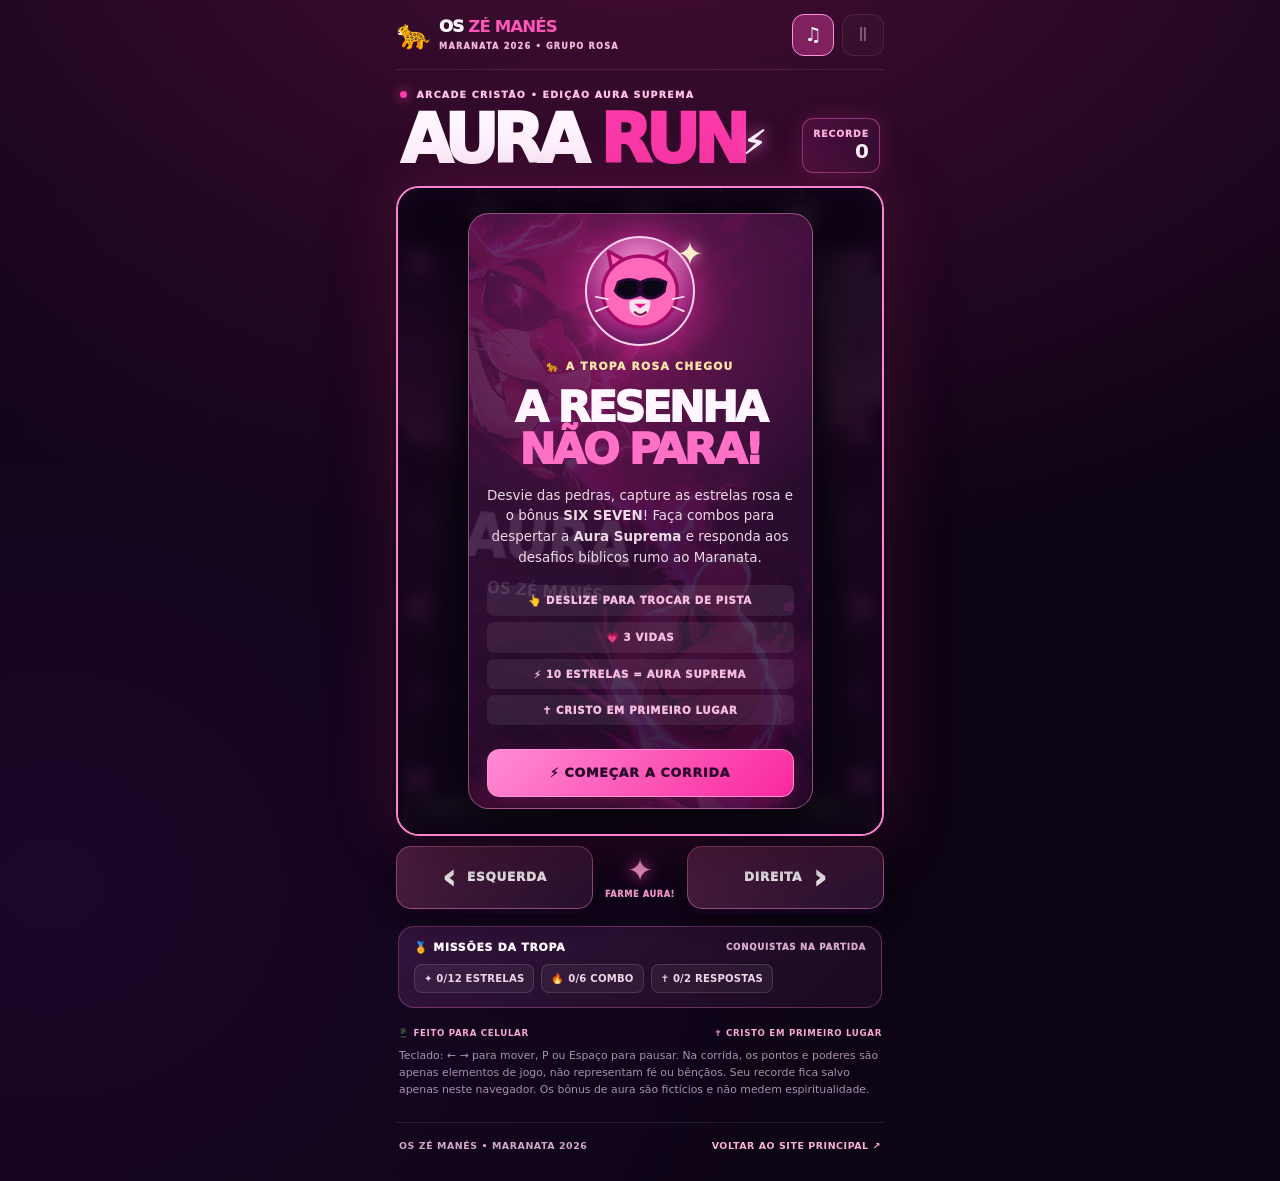
<file: jogo/index.html>
<!doctype html>
<html lang="pt-BR">
<head>
<meta charset="utf-8">
<meta name="viewport" content="width=device-width, initial-scale=1, viewport-fit=cover">
<meta name="theme-color" content="#15051d">
<meta name="description" content="AURA RUN: um jogo 2D dos Zé Manés para o Maranata 2026. Corra com a Pantera Rosa, colete aura e responda desafios bíblicos!">
<meta property="og:title" content="🐆 AURA RUN — Os Zé Manés">
<meta property="og:description" content="A pantera rosa entrou na corrida! Quantos pontos de aura você consegue farmar?">
<meta property="og:image" content="https://os-mais-mais.vercel.app/assets/2ce24947-ec7f-4dc3-8f23-1fa68746e07c.png">
<meta property="og:type" content="website">
<title>AURA RUN V2 — Os Zé Manés | Maranata 2026</title>
<link rel="icon" type="image/svg+xml" href="favicon.svg">
<link rel="stylesheet" href="game.css">
<script src="game.js" defer></script>
</head>
<body>
<a class="skip" href="#game">Pular para o jogo</a>
<div class="app">
  <header class="app-header">
    <a class="brand" href="/" aria-label="Voltar ao site dos Zé Manés">
      <span class="brand-icon" aria-hidden="true">🐆</span><span>OS <strong>ZÉ MANÉS</strong><small>MARANATA 2026 • GRUPO ROSA</small></span>
    </a>
    <div class="top-actions">
      <button class="small-button" id="soundButton" type="button" aria-pressed="false" title="Ativar ou silenciar efeitos sonoros" aria-label="Ativar som">♫</button>
      <button class="small-button" id="pauseButton" type="button" aria-label="Pausar o jogo" title="Pausar" disabled>Ⅱ</button>
    </div>
  </header>
  <main>
    <div class="title-row">
      <div><div class="eyebrow"><span class="spark"></span> ARCADE CRISTÃO • EDIÇÃO AURA SUPREMA</div><h1>AURA <span>RUN</span><span class="title-bolt">⚡</span></h1></div>
      <div class="best-chip"><small>RECORDE</small><strong id="bestScore">0</strong></div>
    </div>
    <section id="game" class="game-shell" aria-label="Jogo Aura Run">
      <div class="hud" aria-label="Pontuação e status">
        <div class="hud-pill"><span>✦ AURA</span><strong id="score">0</strong></div>
        <div class="hud-pill"><span>♡ VIDAS</span><strong id="hearts" class="hearts">♥ ♥ ♥</strong></div>
        <div class="hud-pill"><span>◷ TEMPO</span><strong id="timer">65</strong></div>
      </div>
      <canvas id="gameCanvas" width="420" height="720" role="img" aria-label="Corrida 2D de três pistas. Use os botões ou arraste para mudar de pista e coletar estrelas rosa.">Seu navegador não suporta Canvas. Tente um navegador atualizado.</canvas>
      <div id="feverMeter" class="fever-meter" aria-label="Progresso para aura suprema"><div class="fever-label"><span id="feverText">✦ AURA SUPREMA</span><strong id="feverCount">0 / 10</strong></div><div class="fever-track"><span id="feverFill"></span></div></div>
      <div class="fever-announce" id="feverAnnounce" aria-hidden="true">⚡ AURA SUPREMA! ⚡</div>
      <div class="world-bottom"><span id="zoneName">FLORESTA DA RESENHA</span><span id="comboText">COMBO ×1</span></div>
      <div class="toast" id="gameToast" role="status" aria-live="polite"></div>
      <section class="overlay" id="startOverlay" aria-labelledby="startTitle">
        <div class="overlay-inner intro-panel">
          <div class="mascot-ring"><svg class="intro-cat" viewBox="0 0 160 156" role="img" aria-label="Pantera rosa de óculos"><path d="M35 64 25 9 76 37 127 9 119 66" fill="#ff64bc" stroke="#a20e67" stroke-width="6" stroke-linejoin="round"/><path d="M41 57 38 29 63 47 M116 57 122 29 97 47" fill="#ffd0eb"/><ellipse cx="80" cy="79" rx="65" ry="62" fill="#ff69bc" stroke="#a20e67" stroke-width="6"/><path d="M42 63 Q60 53 78 62 L78 85 Q50 98 37 78Z M83 62 Q103 52 125 63 L122 79 Q103 98 83 85Z" fill="#0c0716" stroke="#2d0735" stroke-width="5"/><path d="M77 69H86" stroke="#1f0826" stroke-width="7"/><path d="M62 95 Q79 89 98 95 Q99 120 80 123 Q58 121 62 95Z" fill="#ffe1ef"/><path d="M70 100 80 108 91 100" fill="#df1785"/><path d="M71 115 Q80 124 90 115" stroke="#7b124c" stroke-width="4" fill="none" stroke-linecap="round"/><path d="M24 92 3 88 M24 105 4 113 M137 92 156 88 M137 105 156 113" stroke="#ffe3f1" stroke-width="3" stroke-linecap="round"/></svg></div>
          <span class="panel-kicker">🐆 A TROPA ROSA CHEGOU</span>
          <h2 id="startTitle">A RESENHA<br><em>NÃO PARA!</em></h2>
          <p>Desvie das pedras, capture as estrelas rosa e o bônus <strong>SIX SEVEN</strong>! Faça combos para despertar a <strong>Aura Suprema</strong> e responda aos desafios bíblicos rumo ao Maranata.</p>
          <div class="howto"><span>👆 DESLIZE PARA TROCAR DE PISTA</span><span>💗 3 VIDAS</span><span>⚡ 10 ESTRELAS = AURA SUPREMA</span><span>✝️ CRISTO EM PRIMEIRO LUGAR</span></div>
          <button id="startButton" type="button" class="action primary">⚡ COMEÇAR A CORRIDA</button>
          <p class="panel-footnote">A aura é brincadeira. Nossa alegria e esperança estão em Cristo.</p>
        </div>
      </section>
      <section class="overlay" id="quizOverlay" aria-labelledby="quizTitle" hidden>
        <div class="overlay-inner quiz-panel">
          <span id="quizProgress" class="panel-kicker">📖 DESAFIO BÍBLICO 1/3</span>
          <h2 id="quizTitle">HORA DA PALAVRA!</h2>
          <p id="quizQuestion" class="quiz-question"></p>
          <div id="quizChoices" class="quiz-choices" role="group" aria-label="Alternativas da pergunta"></div>
          <p id="quizFeedback" class="quiz-feedback" role="status"></p>
          <button id="quizNext" class="action primary" type="button" hidden>CONTINUAR CORRIDA →</button>
          <div class="quiz-ref" id="quizReference"></div>
        </div>
      </section>
      <section class="overlay" id="pauseOverlay" aria-labelledby="pauseTitle" hidden>
        <div class="overlay-inner pause-panel">
          <div class="panel-kicker">PAUSA NA RESENHA</div><h2 id="pauseTitle">TÁ TUDO BEM! 🐆</h2><p>Respira e volta quando estiver pronto.</p>
          <button class="action primary" id="resumeButton" type="button">▶ CONTINUAR</button>
          <button class="action secondary" id="exitButton" type="button">↻ COMEÇAR DE NOVO</button>
        </div>
      </section>
      <section class="overlay" id="endOverlay" aria-labelledby="endTitle" hidden>
        <div class="overlay-inner result-panel">
          <div id="endIcon" class="result-icon" aria-hidden="true">🏆</div><span id="endTag" class="panel-kicker">MARANATA 2026</span>
          <h2 id="endTitle">VOCÊ É LENDÁRIO!</h2>
          <div class="result-score"><small>AURA FARMADA</small><strong id="finalScore">0</strong></div><div class="result-missions" id="endMissions" aria-label="Conquistas desta partida"></div>
          <p id="endMessage"></p>
          <div class="result-reference">“Oh! Quão bom e quão suave é que os irmãos vivam em união!” — Salmos 133:1</div>
          <button id="playAgain" class="action primary" type="button">↻ JOGAR NOVAMENTE</button>
          <button id="shareButton" class="action secondary" type="button">📲 DESAFIAR OS AMIGOS</button><button id="saveCardButton" class="action secondary" type="button">🖼️ SALVAR CARD DE AURA</button>
          <a class="text-link" href="/">← VOLTAR AO SITE DOS ZÉ MANÉS</a>
        </div>
      </section>
    </section>
    <div class="controls" aria-label="Controles da pantera">
      <button id="leftButton" type="button" aria-label="Mover para esquerda"><span aria-hidden="true">‹</span> ESQUERDA</button>
      <div class="control-center"><span>✦</span><small>FARME AURA!</small></div>
      <button id="rightButton" type="button" aria-label="Mover para direita">DIREITA <span aria-hidden="true">›</span></button>
    </div>
    <section class="missions" aria-label="Missões de aura da partida"><div class="missions-title"><span>🏅 MISSÕES DA TROPA</span><small>CONQUISTAS NA PARTIDA</small></div><div class="mission-list"><span class="mission" id="missionStars">✦ 0/12 ESTRELAS</span><span class="mission" id="missionStreak">🔥 COMBO 0/6</span><span class="mission" id="missionQuiz">✝️ 0/2 RESPOSTAS</span></div></section>
    <div class="bottom-row"><span>📱 FEITO PARA CELULAR</span><span>✝️ CRISTO EM PRIMEIRO LUGAR</span></div>
    <p class="game-disclaimer">Teclado: ← → para mover, P ou Espaço para pausar. Na corrida, os pontos e poderes são apenas elementos de jogo, não representam fé ou bênçãos. Seu recorde fica salvo apenas neste navegador. Os bônus de aura são fictícios e não medem espiritualidade.</p>
  </main>
  <footer><span>OS ZÉ MANÉS • MARANATA 2026</span><a href="/">VOLTAR AO SITE PRINCIPAL ↗</a></footer>
</div>
</body>
</html>
</file>
<file: v3.css>
/* OS ZÉ MANÉS • EXPERIÊNCIA MARANATA V3
   Zero dependências externas; respeita reduced-motion e telas pequenas. */
:root { --auraV3: #ff3daf; --haloV3: #ffd3f0; }
html { scroll-padding-top: 88px; }
body { background-image: radial-gradient(ellipse 60vw 40vw at 50% 20%, #4c123714, transparent 85%); }
body.portal-open { overflow:hidden; }
.progress-rail { position:fixed; z-index:85; inset:0 0 auto; height:3px; pointer-events:none; background:#f72c9a25; }
.progress-rail > span {display:block; height:100%; transform:scaleX(0); transform-origin:left; background:linear-gradient(90deg,#ffbde8,#fc258e,#b970ff); box-shadow:0 0 13px #ff53b9;}
.hero-copy .hero-new-label {display:inline-flex; align-items:center;gap:8px;margin-top:13px;border-radius:999px;background:#ff42ab19;border:1px solid #fc62b75b;color:#ffc3e2;padding:8px 13px;font-size:.64rem;letter-spacing:.15em;font-weight:900;}
.hero-actions .v3-cine-btn {border-color:#ff9bd4b0; background:rgba(23,3,26,.66);}
.hero-actions .v3-cine-btn:hover {background:#ff48b336;box-shadow:0 0 28px #ff48b337;}
.hero:before {animation-duration:49s;}
.hero:after {pointer-events:none;}
.hero-grid{isolation:isolate;}
.hero .mascot img{transition:filter .5s; filter:drop-shadow(0 12px 30px #ff1e9870);}
.hero .mascot:hover img{filter:drop-shadow(0 0 55px #ff4399a0);}
.v3-hairline {height:1px;background:linear-gradient(90deg,transparent,#fb66b583,transparent);}
.v3-band {display:flex;gap:12px;align-items:center;flex-wrap:wrap;font-size:.67rem;letter-spacing:.11em;font-weight:850;color:#f0cee2;margin:6px 0 0;}
.v3-band .v3-star {color:#ff76c9;}

/* Arena bíblica / mini-desafio */
.arena-v3 {padding:110px 0; position:relative;overflow:hidden; background:
 radial-gradient(ellipse 46% 65% at 85% 20%,#e02e8c33,transparent 80%),
 radial-gradient(ellipse 45% 58% at 8% 85%,#8e45ca28,transparent 80%),#0a0713;
 border-top:1px solid #fa7bc12b;border-bottom:1px solid #fa7bc12b;}
.arena-v3:before{content:'✦';position:absolute;right:4%;top:-8%;font-size:min(37vw,500px);line-height:1;color:#f84daa10;pointer-events:none;}
.arena-v3-grid{display:grid;grid-template-columns:minmax(0,1fr) minmax(0,1.1fr);align-items:center;gap:clamp(22px,5vw,70px);position:relative;}
.arena-v3-copy h2,.identity-v3 h2{font-size:clamp(2.9rem,6.5vw,6.2rem);line-height:.93;letter-spacing:-.07em;margin:14px 0 21px;font-weight:1000;text-transform:uppercase;}
.arena-v3-copy h2 span,.identity-v3 h2 span{color:#fd5cbb;}
.arena-v3-copy p,.identity-v3-copy p{max-width:500px;line-height:1.7;color:#dac5df;font-size:1rem;}
.arena-small-note{display:flex;gap:9px;align-items:start;font-size:.82rem;color:#e6cfda;border-left:2px solid #ffa0d6;padding:9px 0 9px 17px;margin-top:27px;}
.arena-v3-panel{border:1px solid #ed63bd82;border-radius:22px;padding:clamp(20px,3.6vw,34px);background:linear-gradient(140deg,#30123d,#190b23 60%,#2a0b27);box-shadow:0 20px 70px #0007,0 0 50px #f7288530;min-height:400px;}
.arena-topline{display:flex;align-items:center;justify-content:space-between;gap:12px;margin-bottom:23px;color:#ffbee3;font-weight:950;font-size:.71rem;letter-spacing:.1em;}
.arena-topline strong{font-size:.8rem;background:#ff53b521;padding:8px 11px;border:1px solid #fd7cc64d;border-radius:99px;color:#fff;}
.arena-progress{height:7px;background:#ffffff1c;border-radius:20px;overflow:hidden;margin-bottom:31px;}
.arena-progress span{display:block;height:100%;width:25%;background:linear-gradient(90deg,#ffa4d9,#fc249e);border-radius:20px;transition:width .3s;}
.arena-question{font-weight:850;font-size:clamp(1.32rem,2.4vw,1.8rem);line-height:1.3;margin:0 0 22px;}
.arena-options{display:grid;gap:10px;}
.arena-option{text-align:left;color:#fff;border:1px solid #ffc8e53d;padding:14px 16px;border-radius:12px;background:#ffffff09;font-weight:750;min-height:50px;transition:background .15s,border-color .15s;}
.arena-option:hover:not(:disabled){border-color:#fd7fc1;background:#ff72c42a;}
.arena-option:disabled{cursor:default;opacity:.75;}
.arena-option.is-right{border-color:#c4f1c7;background:#275c455c;color:#fafff5;opacity:1;}
.arena-option.is-wrong{border-color:#ffa7c9;background:#7f21425e;}
.arena-feedback{margin-top:16px;min-height:40px;color:#f2d6e9;line-height:1.55;font-size:.87rem;}
.arena-feedback b{color:#ffbcdf;}
.arena-next{margin-top:8px;width:100%;}
.arena-finish{text-align:center;}
.arena-finish .final-emoji{font-size:3.1rem;margin:0 0 10px;}
.arena-finish h3{font-size:2rem;margin:6px 0 12px;line-height:1.15;}
.arena-finish p{color:#eed5e6;line-height:1.6;}
.arena-finish-actions{display:flex;flex-wrap:wrap;justify-content:center;gap:10px;margin-top:21px;}

/* Criador de card compartilhável (canvas local, sem upload de nomes) */
.identity-v3 {position:relative;padding:105px 0;overflow:hidden;background:
 radial-gradient(ellipse 55% 75% at 14% 37%,#d22d8430,transparent 73%),
 linear-gradient(135deg,#18071c,#120718 70%);}
.identity-v3-grid{display:grid;grid-template-columns:minmax(0,1fr) minmax(0,1fr);gap:clamp(20px,6vw,90px);align-items:center;}
.identity-v3 .label{color:#ffb8db;}
.identity-v3 input{width:100%;background:#ffffff0a;border:1px solid #fa8bc66a;color:white;border-radius:10px;padding:14px 17px;margin:7px 0 13px;outline-offset:3px;}
.identity-v3 input:focus{border-color:#ff94dc;box-shadow:0 0 0 3px #f529ab24;}
.identity-v3 label{font-size:.8rem;color:#f6cce7;font-weight:850;}
.identity-v3 .card-hint{font-size:.75rem;color:#c4a8cb;margin-top:10px;}
.identity-v3 .identity-actions{display:flex;gap:9px;flex-wrap:wrap;margin:8px 0;}
.identity-preview{position:relative;border:1px solid #fb7abe8c;border-radius:20px;padding:15px;background:linear-gradient(135deg,#421240,#190b2c);box-shadow:0 23px 70px #0008;}
.identity-preview .poster-v3{position:relative;aspect-ratio:4/5;border-radius:12px;overflow:hidden;background:radial-gradient(circle at center,#a72189,#20081f 70%);}
.identity-preview .poster-v3 img{position:absolute;inset:0;width:100%;height:100%;object-fit:cover;object-position:center;opacity:.79;}
.identity-preview .poster-v3:after{content:"";position:absolute;inset:0;background:linear-gradient(to bottom,#0b031018 0%,transparent 33%,#130015ad 65%,#100011ed 100%);}
.poster-v3-text{position:absolute;z-index:2;bottom:6%;width:100%;padding:14px 18px;text-align:center;}
.poster-v3-text small{font-size:.65rem;font-weight:950;letter-spacing:.19em;color:#ffe1ee;}
.poster-v3-text strong{font-size:clamp(1.7rem,3.5vw,3.2rem);display:block;overflow-wrap:anywhere;letter-spacing:-.05em;text-transform:uppercase;text-shadow:0 2px 12px #000;}
.poster-v3-text em{font-style:normal;color:#ffc0e4;font-size:.74rem;letter-spacing:.1em;font-weight:900;}

/* Revelação cinematográfica manual / desbloqueio de 1000 pontos */
.portal-v3[hidden]{display:none!important}
.portal-v3{position:fixed;inset:0;z-index:1200;display:grid;place-items:center;padding:18px;overflow:auto;background:radial-gradient(ellipse at center,#9c157ce0 0%,#270822f8 48%,#08030dfa 100%);animation:portalEnter .4s ease;}
.portal-v3:before{content:'';position:absolute;inset:-20%;background:repeating-conic-gradient(from 8deg at center,transparent 0deg 14deg,#ff84d311 15deg 16deg,transparent 17deg 28deg);pointer-events:none;animation:portalSpin 35s linear infinite;}
.portal-v3-inner{position:relative;width:min(100%,790px);text-align:center;display:grid;justify-items:center;gap:11px;background:#11031687;border:1px solid #ff8ed965;border-radius:22px;padding:clamp(20px,4vw,36px);box-shadow:0 0 100px #ff31b37a;}
.portal-v3-inner img{width:min(50vw,255px);max-height:31vh;object-fit:contain;filter:drop-shadow(0 0 32px #ff6fc6);}
.portal-v3-inner h2{font-weight:1000;font-size:clamp(2.4rem,7vw,5.2rem);line-height:.9;letter-spacing:-.07em;margin:8px 0;color:#fff;}
.portal-v3-inner h2 span{color:#ff8ad9;}
.portal-v3-inner p{margin:0;max-width:500px;color:#f2d4eb;line-height:1.6;}
.portal-v3-verse{font-weight:900;font-size:.78rem;letter-spacing:.13em;color:#ffe4a2!important;}
.portal-close{position:absolute;top:11px;right:13px;width:42px;height:42px;display:grid;place-items:center;border-radius:50%;border:1px solid #ffffff6a;background:#fff2;color:#fff;font-weight:900;}
.portal-close:hover{background:#ffffff35;}
.portal-close-button{margin-top:10px;}
@keyframes portalEnter{from{opacity:0;transform:scale(1.045)}to{opacity:1;transform:scale(1)}}
@keyframes portalSpin{to{transform:rotate(360deg)}}
@media(max-width:880px){
 .arena-v3-grid,.identity-v3-grid{grid-template-columns:1fr}
 .identity-preview{width:min(100%,500px);margin:auto}
}
@media(max-width:600px){
 .arena-v3,.identity-v3{padding:68px 0}
 .arena-v3-panel{padding:20px;min-height:350px}
 .arena-v3-copy h2,.identity-v3 h2{font-size:clamp(2.65rem,11.5vw,4.3rem)}
 .identity-v3 .identity-actions>*{flex:1}
 .portal-v3-inner img{width:min(60vw,230px)}
}
@media(prefers-reduced-motion:reduce){
 .progress-rail>span,.arena-progress span,.hero .mascot img,.portal-v3,.portal-v3:before{animation:none!important;transition:none!important}
}

.arena-next[hidden],#arenaFinish[hidden],#arenaPlaying[hidden],#v3Notice[hidden]{display:none!important}

/* Notificação das ações de compartilhar/salvar: sempre visível, mas não bloqueante. */
#v3Notice:not([hidden]){display:block;position:fixed;z-index:1300;left:50%;bottom:22px;transform:translateX(-50%);width:max-content;max-width:calc(100vw - 28px);padding:12px 18px;margin:0;color:#fff;background:#321039;border:1px solid #f887ce;border-radius:13px;box-shadow:0 9px 40px #000b;font-weight:850;font-size:.85rem;text-align:center;pointer-events:none;}
</file>
<file: jogo/game.css>
:root{color-scheme:dark;--bg:#0d0415;--panel:#1d0b29;--pink:#fb39a8;--light:#ffafe1;--white:#fff6ff;--muted:#ccafce;--gold:#fff1b6;--outline:#f776c357}
*,*::before,*::after{box-sizing:border-box}html{scroll-behavior:smooth}body{margin:0;min-height:100%;font-family:system-ui,-apple-system,Segoe UI,Roboto,Arial,sans-serif;color:var(--white);background:radial-gradient(ellipse 120vw 75vw at 50% -9%,#a11a6861,transparent 70%),radial-gradient(ellipse 60vw 55vw at 4% 75%,#58148031,transparent),var(--bg);-webkit-tap-highlight-color:transparent}button{font:inherit;cursor:pointer;touch-action:manipulation}a{color:inherit;text-decoration:none}.skip{position:absolute;left:-9999px;top:4px;z-index:1000;background:#fff;color:#10041a;padding:12px}.skip:focus{left:8px}button:focus-visible,a:focus-visible,input:focus-visible{outline:3px solid #fff;outline-offset:3px}
.app{width:min(520px,100%);margin:0 auto;padding:0 12px max(20px,env(safe-area-inset-bottom));min-height:100dvh}.app-header{height:70px;display:flex;align-items:center;justify-content:space-between;gap:10px;border-bottom:1px solid #ffb4e21c}.brand{display:flex;align-items:center;gap:8px;font-size:1.04rem;line-height:1.1;font-weight:1000;letter-spacing:-.055em}.brand strong{color:#ff56b9}.brand small{display:block;font-size:.51rem;letter-spacing:.15em;color:#f2b5d5;margin-top:6px}.brand-icon{font-size:1.8rem}.top-actions{display:flex;gap:8px}.small-button{min-width:42px;height:42px;border-radius:12px;border:1px solid #ffc5e34b;background:#fff1;color:#fff;font-size:1.2rem}.small-button:hover:not(:disabled){background:#fb63bd3b}.small-button:disabled{opacity:.35;cursor:not-allowed}.small-button[aria-pressed="true"]{background:#ff4db75c;border-color:#ff91d7}
.title-row{margin:19px 4px 13px;display:flex;justify-content:space-between;align-items:end;gap:12px}.eyebrow{color:#ffc0e7;font-size:.59rem;letter-spacing:.135em;font-weight:950}.spark{display:inline-block;background:#fe3aac;box-shadow:0 0 12px #fa3dac;width:7px;height:7px;border-radius:50%;margin-right:5px}.title-row h1{font-weight:1000;letter-spacing:-.095em;font-size:clamp(2.5rem,10vw,4.2rem);line-height:.95;margin:9px 0 0;white-space:nowrap}.title-row h1 span:first-child{color:var(--pink)}.title-bolt{font-size:.48em;vertical-align:middle;filter:drop-shadow(0 0 8px #ff7ada)}.best-chip{border:1px solid #ff69c66d;min-width:75px;border-radius:11px;background:linear-gradient(130deg,#5b1448aa,#34123b77);padding:9px 10px;text-align:right}.best-chip small{display:block;color:#ffb0dc;letter-spacing:.1em;font-size:.58rem;font-weight:950}.best-chip strong{font-size:1.25rem;display:block;font-variant-numeric:tabular-nums}
.game-shell{position:relative;border:2px solid #ff5ab982;border-radius:23px;overflow:hidden;isolation:isolate;background:linear-gradient(#160b27,#41124e);box-shadow:0 23px 65px #0008,0 0 50px #fb38ad2b;height:clamp(385px,calc(100dvh - 276px),660px);min-height:385px;touch-action:pan-y}
.game-shell canvas{display:block;width:100%;height:100%;touch-action:none}
.hud{pointer-events:none;position:absolute;left:10px;right:10px;top:11px;z-index:4;display:flex;justify-content:space-between;gap:7px}.hud-pill{padding:7px 10px 8px;flex:1;background:#1a081fe8;backdrop-filter:blur(8px);border:1px solid #ff9cce69;border-radius:11px;display:flex;flex-direction:column;align-items:center;min-width:0;box-shadow:0 7px 20px #0006}.hud-pill span{font-size:.52rem;font-weight:1000;letter-spacing:.13em;color:#ffc0e3;white-space:nowrap}.hud-pill strong{font-size:1.16rem;font-variant-numeric:tabular-nums;margin-top:1px}.hearts{letter-spacing:.03em;color:#ff67b9}
.world-bottom{position:absolute;bottom:12px;left:10px;right:10px;z-index:3;pointer-events:none;display:flex;justify-content:space-between;gap:8px;align-items:center}.world-bottom span{font-size:.54rem;font-weight:950;letter-spacing:.115em;border-radius:100px;padding:8px 11px;border:1px solid #ffd7ec2b;background:#130820c9;backdrop-filter:blur(6px);white-space:nowrap}.world-bottom span:last-child{color:#ffe0b2}
.toast{position:absolute;z-index:10;left:50%;top:19%;transform:translate(-50%,-12px);opacity:0;pointer-events:none;transition:opacity .22s,transform .22s;text-align:center;color:#fff;background:#3b0d38ec;max-width:90%;border:1px solid #ff85ce;padding:9px 15px;border-radius:999px;font-size:.74rem;font-weight:950;box-shadow:0 0 30px #fa56b764}.toast.show{transform:translate(-50%,0);opacity:1}
.controls{display:flex;align-items:center;justify-content:space-between;gap:10px;margin:10px 0}.controls>button{min-width:0;flex:1;height:63px;border-radius:15px;background:linear-gradient(145deg,#512044,#27112f);border:1px solid #ff89ca79;color:#fff;font-weight:950;letter-spacing:.055em;font-size:.76rem;box-shadow:0 5px 0 #15041d,0 10px 24px #0006;display:flex;gap:11px;align-items:center;justify-content:center;user-select:none}.controls>button span{font-size:2rem;line-height:0}.controls>button:active{transform:translateY(3px);box-shadow:0 2px 0 #15041d}.control-center{display:flex;flex-direction:column;align-items:center;justify-content:center;gap:3px;color:#ff9fd3;min-width:74px}.control-center>span{font-size:1.95rem;line-height:1;text-shadow:0 0 15px #ff4cba}.control-center small{font-size:.51rem;letter-spacing:.08em;font-weight:950}.bottom-row{display:flex;justify-content:space-between;flex-wrap:wrap;gap:10px;color:#f9a7d6;font-size:.54rem;letter-spacing:.08em;font-weight:900;margin:17px 2px 6px}.game-disclaimer{font-size:.68rem;line-height:1.55;color:#a890b0;margin:10px 3px 24px}footer{border-top:1px solid #ffffff18;display:flex;align-items:center;justify-content:space-between;gap:10px;padding:17px 3px 10px;font-size:.59rem;letter-spacing:.06em;color:#d0a9c5;font-weight:850}footer a{color:#f8b2da}
.overlay[hidden],#quizNext[hidden]{display:none!important}.overlay{position:absolute;inset:0;z-index:7;display:flex;justify-content:center;align-items:center;padding:clamp(12px,3vw,25px);overflow-y:auto;background:#09020fbc;backdrop-filter:blur(9px)}.overlay-inner{width:min(100%,345px);max-height:100%;overflow-y:auto;padding:clamp(15px,3.5vw,25px);border-radius:21px;background:linear-gradient(150deg,#421144f5,#1c0b29f6);border:1px solid #ff94d47b;box-shadow:0 14px 60px #000b;text-align:center;scrollbar-width:thin}.panel-kicker{font-size:.67rem;font-weight:1000;letter-spacing:.12em;color:#ffb4de}.overlay h2{font-size:clamp(1.5rem,6vw,2.7rem);line-height:.97;letter-spacing:-.07em;font-weight:1000;margin:13px 0 15px}.overlay h2 em{font-style:normal;color:#ff70c7}.overlay p{font-size:.84rem;line-height:1.55;color:#eed8e8;margin:12px 0}.intro-panel{padding:22px 18px}.mascot-ring{width:100px;height:100px;border-radius:50%;background:radial-gradient(circle,#db44bc,#491653);border:2px solid #ff96de;box-shadow:0 0 28px #ff28b07c;margin:0 auto 9px;display:grid;place-items:center;animation:float 3.5s ease-in-out infinite}.intro-cat{width:92px;height:92px}.howto{display:grid;gap:6px;margin:16px 0}.howto span{display:block;border-radius:7px;background:#ffffff13;padding:9px 8px;color:#f5bce0;font-size:.64rem;font-weight:950;letter-spacing:.065em}.action{border:1px solid #ff79c6;border-radius:12px;font-size:.79rem;letter-spacing:.06em;font-weight:1000;padding:14px 16px;min-height:48px;width:100%;margin-top:8px}.primary{background:linear-gradient(135deg,#ff8cd5,#fa279e);border:1px solid #fc94d0;color:#2c092b;box-shadow:0 9px 24px #fe238e40}.primary:hover{filter:brightness(1.09)}.secondary{background:#ffffff0c;color:#fff}.secondary:hover{background:#ffffff20}.panel-footnote{font-size:.64rem!important;color:#bca3c2!important;margin-bottom:0!important}
.quiz-question{font-weight:800!important;color:white!important;font-size:1rem!important;line-height:1.35!important}.quiz-choices{display:grid;gap:8px;margin:12px 0}.quiz-choices button{text-align:left;padding:11px 12px;min-height:43px;border:1px solid #ffbee240;border-radius:9px;background:#fff1;color:white;font-weight:800;font-size:.8rem}.quiz-choices button:hover:not(:disabled){border-color:#ff93d7;background:#fa8aca28}.quiz-choices button:disabled{cursor:default}.quiz-choices button.correct{background:#28644877;border-color:#a8efc4;opacity:1}.quiz-choices button.wrong{background:#83315777;border-color:#ffc4d6}.quiz-feedback{min-height:18px;font-size:.77rem!important;color:#ffe3e3!important}.quiz-ref{font-size:.64rem;font-weight:900;letter-spacing:.1em;color:#ffe1a1;margin-top:9px}.result-icon{font-size:2.2rem;filter:drop-shadow(0 0 10px #ff9cda)}.result-score{display:grid;gap:3px;padding:12px;background:#0c061b9e;border:1px solid #ff6fbb6a;border-radius:15px}.result-score small{font-size:.64rem;color:#ffb9de;font-weight:900;letter-spacing:.1em}.result-score strong{font-size:2.7rem;color:#fff;line-height:1.1}.result-reference{font-size:.67rem;color:#ffe1a6;line-height:1.55;margin:12px 0}.text-link{display:inline-block;color:#ffc9e7;font-size:.65rem;font-weight:850;margin-top:14px}
@keyframes float{50%{transform:translateY(-5px)}}@media(min-width:700px){.app{padding-left:16px;padding-right:16px}.game-shell{height:650px}.bottom-row{margin-top:20px}}
@media(max-width:365px){.app{padding:0 7px max(14px,env(safe-area-inset-bottom))}.brand{font-size:.9rem}.brand small{font-size:.45rem}.title-row h1{font-size:2.55rem}.game-shell{height:clamp(350px,calc(100dvh - 259px),610px);min-height:350px}.overlay{padding:8px}.overlay-inner{padding:12px}.intro-panel{padding:14px 12px}.mascot-ring{width:76px;height:76px}.intro-cat{width:72px;height:72px}.overlay h2{margin:8px 0;font-size:1.7rem}.overlay p{margin:8px 0;font-size:.76rem}.howto{gap:4px;margin:9px 0}.howto span{padding:6px}.controls>button{height:58px;font-size:.65rem}.control-center{min-width:59px}}
@media(max-height:720px){.app-header{height:58px}.title-row{margin:12px 2px 8px}.game-shell{height:clamp(320px,calc(100dvh - 250px),600px);min-height:320px}.controls>button{height:53px}.control-center>span{font-size:1.5rem}.bottom-row{margin:10px 2px 4px}.intro-panel .panel-footnote{display:none}.overlay-inner{max-height:100%;padding:12px 14px}.mascot-ring{width:70px;height:70px}.intro-cat{width:68px;height:68px}.howto{gap:3px;margin:8px 0}.howto span{padding:5px;font-size:.59rem}}
@media(prefers-reduced-motion:reduce){*,*::before,*::after{animation:none!important;transition:none!important;scroll-behavior:auto!important}}


/* V2 — feedback da aura, missões e acabamento mobile */
.game-shell{border-color:#ff85d0;box-shadow:0 23px 65px #0008,0 0 65px #fa2f9e45}
.game-shell.fever-on{border-color:#ffd3ed;box-shadow:0 15px 65px #ed36b48c,0 0 34px #ffd5f17a}
.game-shell.fever-on::after{content:"";position:absolute;inset:0;z-index:2;pointer-events:none;border:5px solid #ff90df56;box-shadow:inset 0 0 55px #ff45b445}
.fever-meter{position:absolute;z-index:5;left:50%;top:72px;transform:translateX(-50%);width:min(220px,66%);background:#180821e9;border:1px solid #ff77c98e;border-radius:10px;padding:7px 10px 8px;pointer-events:none;box-shadow:0 8px 25px #0007}
.fever-label{display:flex;align-items:center;justify-content:space-between;gap:5px;color:#ffbfe5;font-size:.52rem;letter-spacing:.075em;font-weight:1000;white-space:nowrap}
.fever-label strong{font-size:.55rem;color:#fff}
.fever-track{margin-top:5px;height:5px;border-radius:5px;background:#ffffff24;overflow:hidden}
.fever-track span{display:block;height:100%;width:0;background:linear-gradient(90deg,#f831a5,#fff0bf);border-radius:5px;transition:width .15s}
.fever-on .fever-meter{background:#a41b79ee;border-color:#fff0d0}
.fever-on .fever-label{color:#fff}
.fever-announce{position:absolute;z-index:6;left:50%;top:32%;transform:translate(-50%,-50%) scale(.7);opacity:0;pointer-events:none;width:94%;text-align:center;font-size:clamp(1.45rem,6vw,2.5rem);font-weight:1000;letter-spacing:-.05em;line-height:1.1;color:#fff3cc;text-shadow:0 0 20px #ff4ac4,0 5px 0 #5e124c}
.fever-announce.show{animation:feverReveal 1.12s ease both}
@keyframes feverReveal{0%{opacity:0;transform:translate(-50%,-50%) scale(.64)}20%,70%{opacity:1;transform:translate(-50%,-50%) scale(1.09)}100%{opacity:0;transform:translate(-50%,-65%) scale(1.13)}}
.missions{margin:17px 2px 0;padding:14px 15px;border-radius:16px;border:1px solid #ff86cf4b;background:linear-gradient(135deg,#32133c,#19091f)}
.missions-title{display:flex;gap:8px;align-items:center;justify-content:space-between;font-size:.68rem;font-weight:1000;letter-spacing:.07em}
.missions-title small{font-size:.54rem;color:#d6a8cb}
.mission-list{display:flex;gap:7px;flex-wrap:wrap;margin-top:10px}
.mission{padding:8px 9px;border-radius:8px;border:1px solid #ffffff22;background:#ffffff0d;color:#f0d5e7;font-size:.63rem;font-weight:900;letter-spacing:.02em}
.mission.done{background:#f351b536;border-color:#ffc5e8;color:#fff;box-shadow:0 0 12px #ff50b542}
.result-missions{display:flex;flex-wrap:wrap;gap:6px;justify-content:center;margin:10px 0}
.result-missions span{background:#ff6fba25;border:1px solid #ff8edc70;border-radius:999px;color:#ffdfef;padding:6px 9px;font-size:.62rem;font-weight:800}
.overlay-inner.intro-panel{background:radial-gradient(circle at 50% 18%,#c5298975,transparent 44%),linear-gradient(150deg,#441344,#1d0a28)}
.mascot-ring{width:110px;height:110px;border:2px solid #ffd1ed;background:radial-gradient(circle at 50% 30%,#ff99dc,#992579 65%,#330a43);box-shadow:0 0 38px #ff33ae9b}
.mascot-ring:after{content:"✦";position:absolute;pointer-events:none;transform:translate(50px,-37px);color:#fff2cb;text-shadow:0 0 14px #ff9edc;font-size:2rem}
.panel-kicker{color:#ffe3a9}
.overlay .result-panel .action{margin-top:6px}
@media(max-width:390px){.fever-meter{top:66px;padding:5px 8px;width:min(215px,66%)}.missions{padding:12px 9px}.mission{font-size:.6rem;padding:6px 7px}.mascot-ring{width:79px;height:79px}.mascot-ring:after{transform:translate(37px,-27px)}}
@media(max-height:720px){.fever-meter{top:68px}.missions{margin-top:12px}.mission-list{margin-top:7px}}
@media(prefers-reduced-motion:reduce){.fever-announce.show{animation:none;opacity:1;transform:translate(-50%,-50%)}.fever-track span{transition:none}}


/* V2 - pantera oficial do grupo como textura discreta nas telas de resultado */
.intro-panel,.result-panel{position:relative;isolation:isolate;overflow:hidden}
.intro-panel::before,.result-panel::before{
 content:"";position:absolute;inset:0;z-index:-1;pointer-events:none;
 background:url("../assets/pantera-poster.webp") center top/cover no-repeat;
 opacity:.115;filter:saturate(1.3);
}
.result-panel::before{background-image:url("../assets/pantera-fe.webp");opacity:.1}
.best-chip{position:relative;overflow:hidden;box-shadow:0 0 22px #ff4db02e}
.best-chip::before{content:"";pointer-events:none;position:absolute;inset:0;background:linear-gradient(110deg,transparent 20%,#ffffff18 48%,transparent 75%);transform:translateX(-120%);animation:recordShine 8s ease-in-out infinite}
@keyframes recordShine{0%,80%,100%{transform:translateX(-120%)}90%{transform:translateX(120%)}}
.result-missions span.earned{background:#ff4ca441;border-color:#ffd5ed;box-shadow:0 0 16px #ff54b83d}
.controls>button:active{background:linear-gradient(145deg,#fd5ba8,#5f154c)}
@media(prefers-reduced-motion:reduce){.best-chip::before{animation:none}}
</file>
